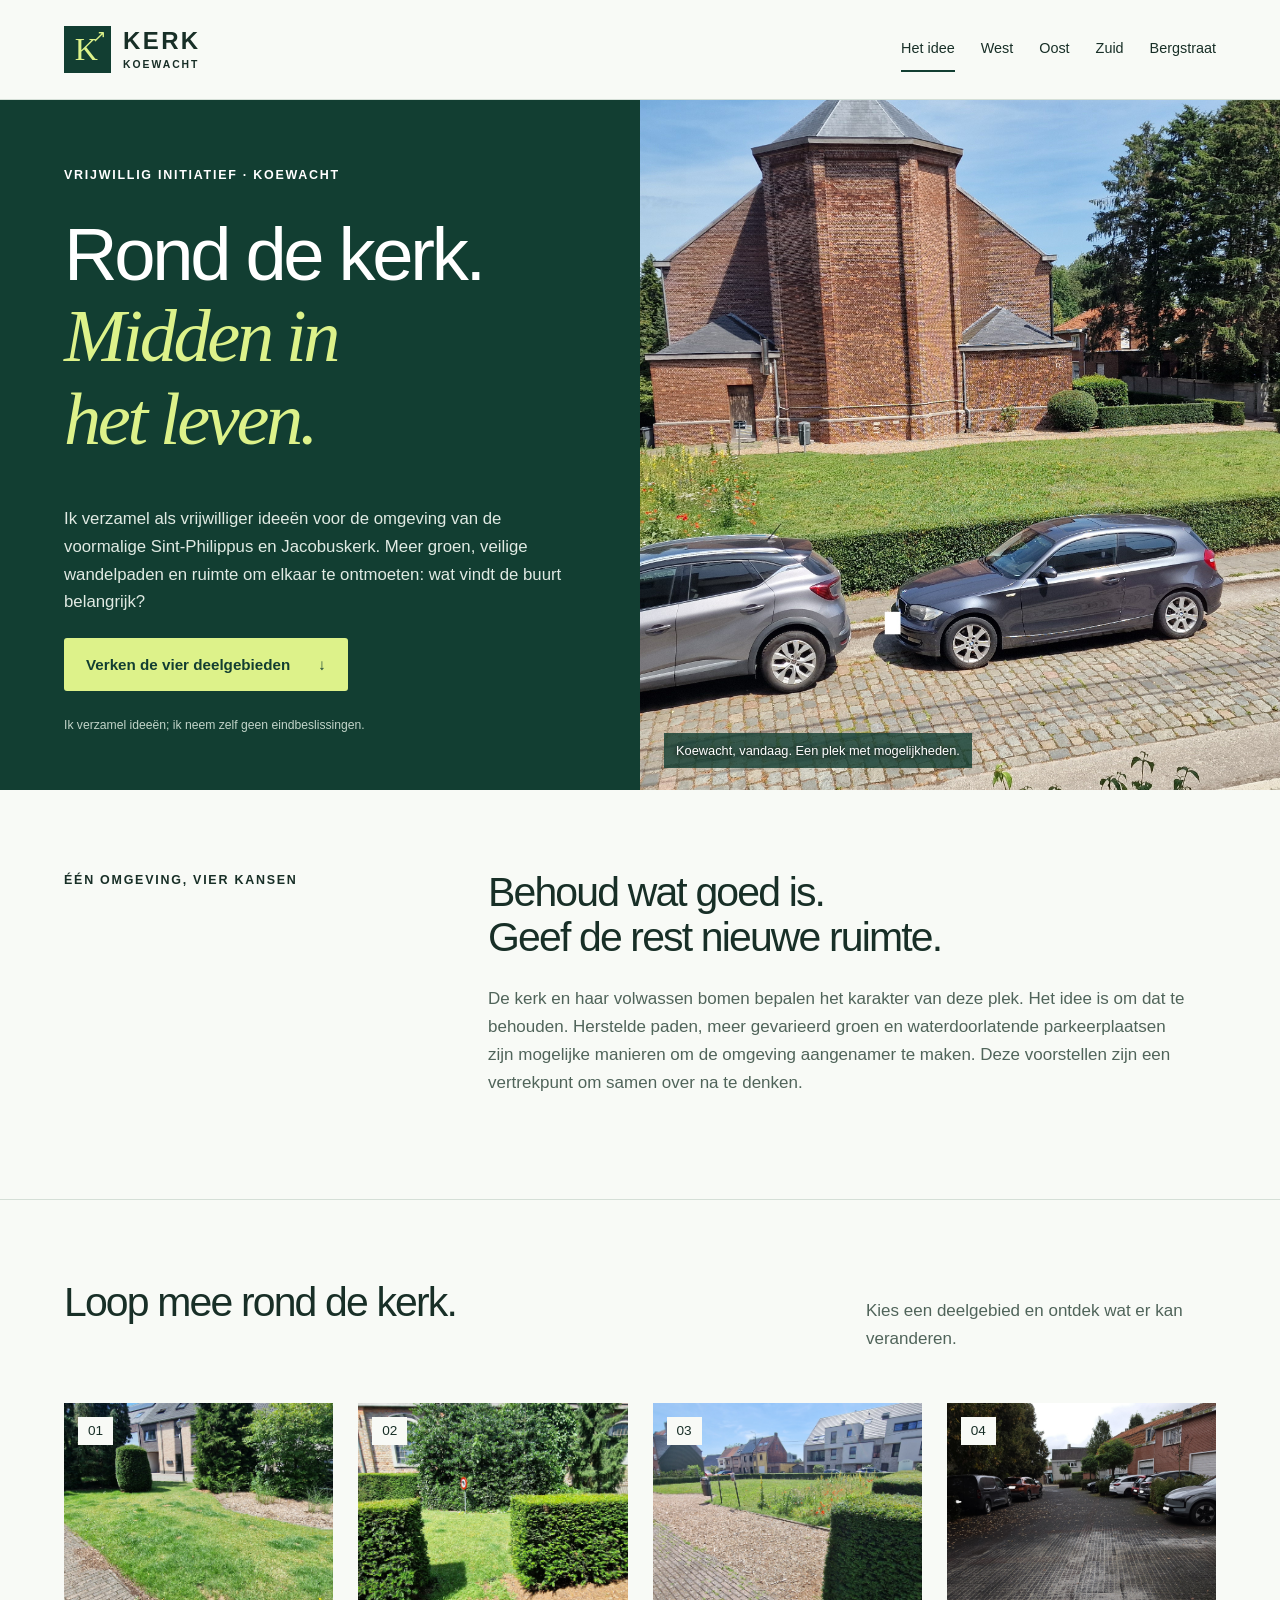
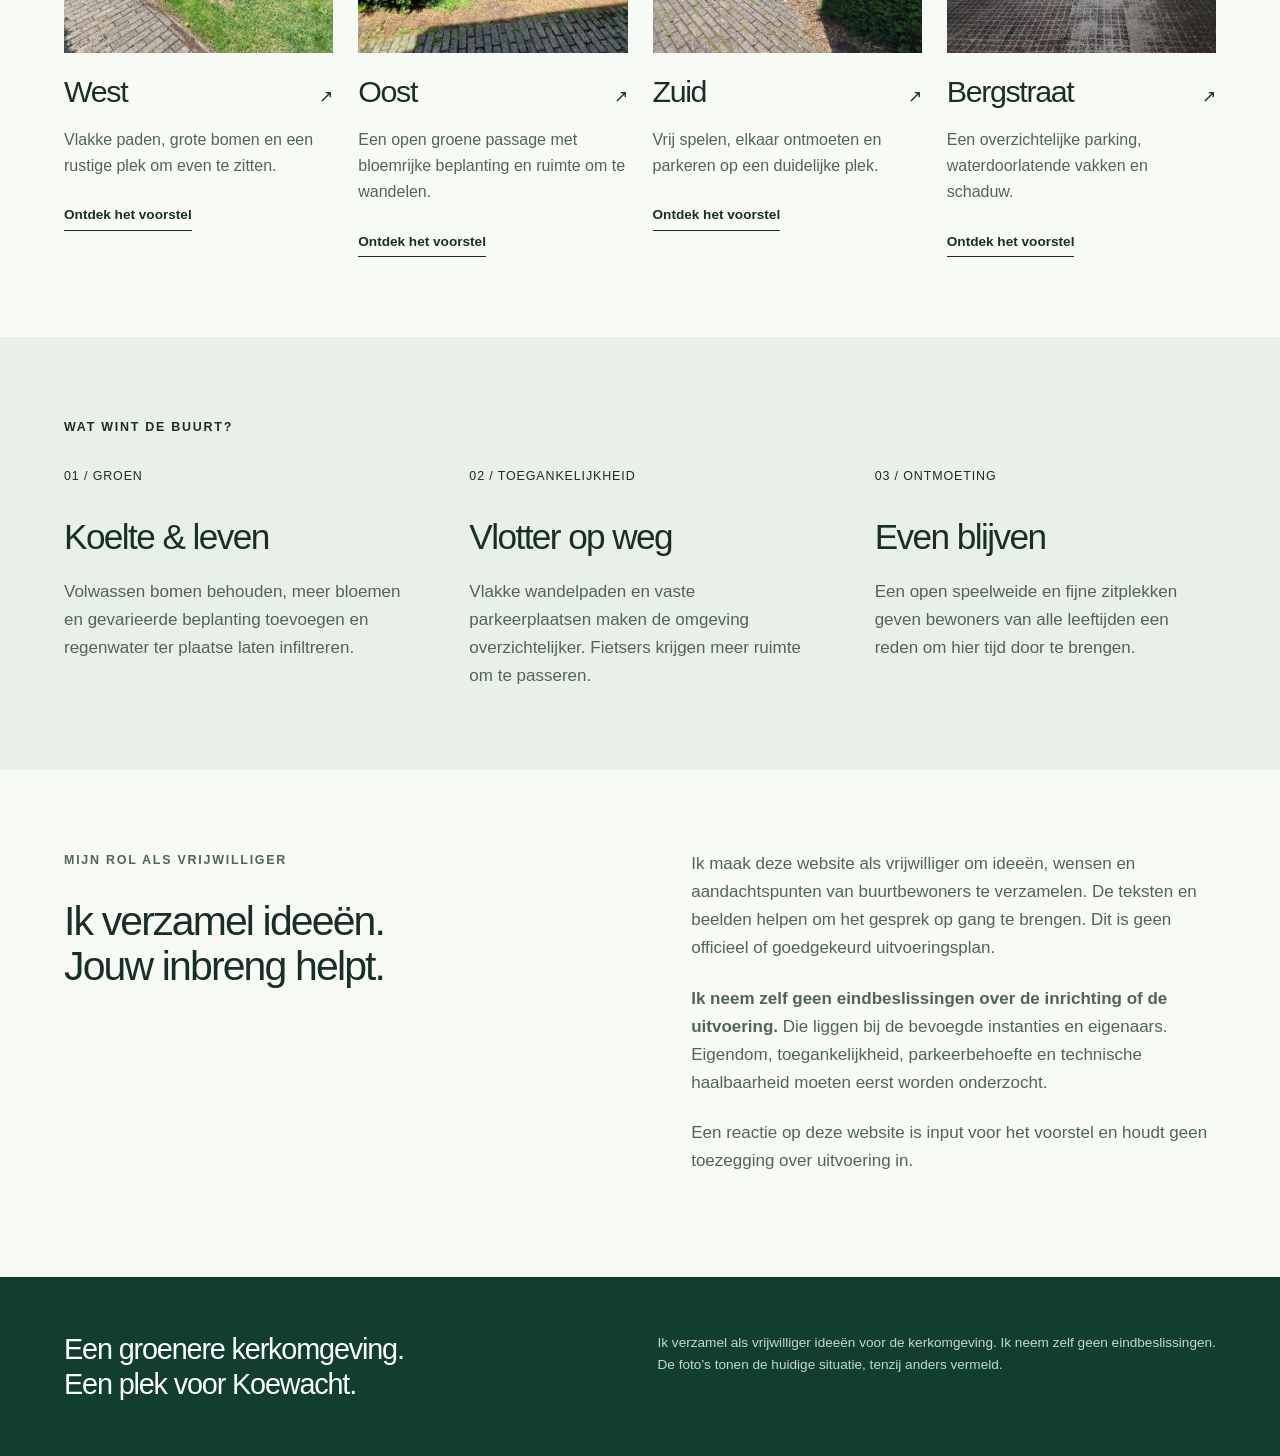
<file: index.html>
<!doctype html>
<html lang="nl-BE">
  <head>
    <meta charset="utf-8">
    <meta name="viewport" content="width=device-width, initial-scale=1">
    <meta name="description" content="Ontdek het buurtidee voor een groene, toegankelijke kerkomgeving in Koewacht. Vier deelgebieden, één samenhangend plan.">
    <meta name="theme-color" content="#123e32">
    <title>Meer groen rond de kerk · Kerk Koewacht</title>
    <link rel="icon" href="assets/images/favicon.svg" type="image/svg+xml">
    <link rel="stylesheet" href="assets/style.css">
    <script src="assets/config.js" defer></script>
    <script src="assets/site.js" defer></script>
  </head>
  <body><a class="skip" href="#inhoud">Naar inhoud</a>
    <header><a class="brand" href="index.html"><span class="brand-mark" aria-hidden="true">K<span>↗</span></span><span>KERK<span class="brand-sub">KOEWACHT</span></span></a><button class="menu-toggle" aria-expanded="false" aria-controls="navigation">Menu <span aria-hidden="true">☰</span></button>
      <nav id="navigation" aria-label="Hoofdnavigatie"><a href="index.html" aria-current="page">Het idee</a><a href="west.html">West</a><a href="oost.html">Oost</a><a href="zuid.html">Zuid</a><a href="bergstraat.html">Bergstraat</a><!-- Tijdelijk verborgen: <a href="contact.html">Denk mee</a> --></nav>
    </header>
    <main id="inhoud">
      <section class="hero">
        <div class="hero-copy">
          <p class="eyebrow">VRIJWILLIG INITIATIEF · KOEWACHT</p>
          <h1>Rond de kerk.<br><em>Midden in<br>het leven.</em></h1>
          <p>Ik verzamel als vrijwilliger ideeën voor de omgeving van de voormalige Sint-Philippus en Jacobuskerk. Meer groen, veilige wandelpaden en ruimte om elkaar te ontmoeten: wat vindt de buurt belangrijk?</p>
          <a class="button lime" href="#deelgebieden">Verken de vier deelgebieden <span>↓</span></a><span class="proposal">Ik verzamel ideeën; ik neem zelf geen eindbeslissingen.</span>
        </div>
        <figure class="hero-image"><img src="assets/images/area_south_1.jpg" alt="De kerk in Koewacht met gazon, hagen en geparkeerde auto’s aan de straat">
          <figcaption>Koewacht, vandaag. Een plek met mogelijkheden.</figcaption>
        </figure>
      </section>
      <section class="intro section">
        <p class="eyebrow">ÉÉN OMGEVING, VIER KANSEN</p>
        <div>
          <h2>Behoud wat goed is.<br>Geef de rest nieuwe ruimte.</h2>
          <p>De kerk en haar volwassen bomen bepalen het karakter van deze plek. Het idee is om dat te behouden. Herstelde paden, meer gevarieerd groen en waterdoorlatende parkeerplaatsen zijn mogelijke manieren om de omgeving aangenamer te maken. Deze voorstellen zijn een vertrekpunt om samen over na te denken.</p>
        </div>
      </section>
      <section class="section zones" id="deelgebieden">
        <div class="section-heading">
          <h2>Loop mee rond de kerk.</h2>
          <p>Kies een deelgebied en ontdek wat er kan veranderen.</p>
        </div>
        <div class="zone-grid"><a class="zone-card" href="west.html">
          <div class="card-image"><img src="assets/images/walkway_west_3.jpg" alt="Huidige omgeving aan de westzijde" loading="lazy"><span>01</span></div>
          <div class="card-title">
            <h3>West</h3>
            <span aria-hidden="true">↗</span>
          </div>
          <p>Vlakke paden, grote bomen en een rustige plek om even te zitten.</p>
          <span class="text-link">Ontdek het voorstel</span></a><a class="zone-card" href="oost.html">
          <div class="card-image"><img src="assets/images/area_east_4.jpg" alt="Huidige omgeving aan de oostzijde" loading="lazy"><span>02</span></div>
          <div class="card-title">
            <h3>Oost</h3>
            <span aria-hidden="true">↗</span>
          </div>
          <p>Een open groene passage met bloemrijke beplanting en ruimte om te wandelen.</p>
          <span class="text-link">Ontdek het voorstel</span></a><a class="zone-card" href="zuid.html">
          <div class="card-image"><img src="assets/images/area_south_2.jpg" alt="Huidige omgeving aan de zuidzijde" loading="lazy"><span>03</span></div>
          <div class="card-title">
            <h3>Zuid</h3>
            <span aria-hidden="true">↗</span>
          </div>
          <p>Vrij spelen, elkaar ontmoeten en parkeren op een duidelijke plek.</p>
          <span class="text-link">Ontdek het voorstel</span></a><a class="zone-card" href="bergstraat.html">
          <div class="card-image"><img src="assets/images/bergstraat.jpg" alt="Huidige omgeving aan de bergstraatzijde" loading="lazy"><span>04</span></div>
          <div class="card-title">
            <h3>Bergstraat</h3>
            <span aria-hidden="true">↗</span>
          </div>
          <p>Een overzichtelijke parking, waterdoorlatende vakken en schaduw.</p>
          <span class="text-link">Ontdek het voorstel</span></a>
        </div>
      </section>
      <section class="benefits section">
        <p class="eyebrow">WAT WINT DE BUURT?</p>
        <div class="benefit-grid">
          <article><span>01 / GROEN</span>
            <h2>Koelte & leven</h2>
            <p>Volwassen bomen behouden, meer bloemen en gevarieerde beplanting toevoegen en regenwater ter plaatse laten infiltreren.</p>
          </article>
          <article><span>02 / TOEGANKELIJKHEID</span>
            <h2>Vlotter op weg</h2>
            <p>Vlakke wandelpaden en vaste parkeerplaatsen maken de omgeving overzichtelijker. Fietsers krijgen meer ruimte om te passeren.</p>
          </article>
          <article><span>03 / ONTMOETING</span>
            <h2>Even blijven</h2>
            <p>Een open speelweide en fijne zitplekken geven bewoners van alle leeftijden een reden om hier tijd door te brengen.</p>
          </article>
        </div>
      </section>
      <section class="section practical">
        <div>
          <p class="eyebrow">MIJN ROL ALS VRIJWILLIGER</p>
          <h2>Ik verzamel ideeën.<br>Jouw inbreng helpt.</h2>
        </div>
        <div>
          <p>Ik maak deze website als vrijwilliger om ideeën, wensen en aandachtspunten van buurtbewoners te verzamelen. De teksten en beelden helpen om het gesprek op gang te brengen. Dit is geen officieel of goedgekeurd uitvoeringsplan.</p>
          <p><strong>Ik neem zelf geen eindbeslissingen over de inrichting of de uitvoering.</strong> Die liggen bij de bevoegde instanties en eigenaars. Eigendom, toegankelijkheid, parkeerbehoefte en technische haalbaarheid moeten eerst worden onderzocht.</p>
          <p>Een reactie op deze website is input voor het voorstel en houdt geen toezegging over uitvoering in.</p>
          <!-- Tijdelijk verborgen: <a class="text-link" href="contact.html">Deel je vraag of idee ↗</a> -->
        </div>
      </section>
    </main>
    <footer><a class="footer-brand" href="index.html">Een groenere kerkomgeving.<br>Een plek voor Koewacht.</a>
      <p>Ik verzamel als vrijwilliger ideeën voor de kerkomgeving. Ik neem zelf geen eindbeslissingen.<br>De foto’s tonen de huidige situatie, tenzij anders vermeld.</p>
      <!-- Tijdelijk verborgen: <a href="contact.html">Vragen of ideeën? Neem contact op ↗</a> -->
    </footer>
  </body>
</html>
</file>
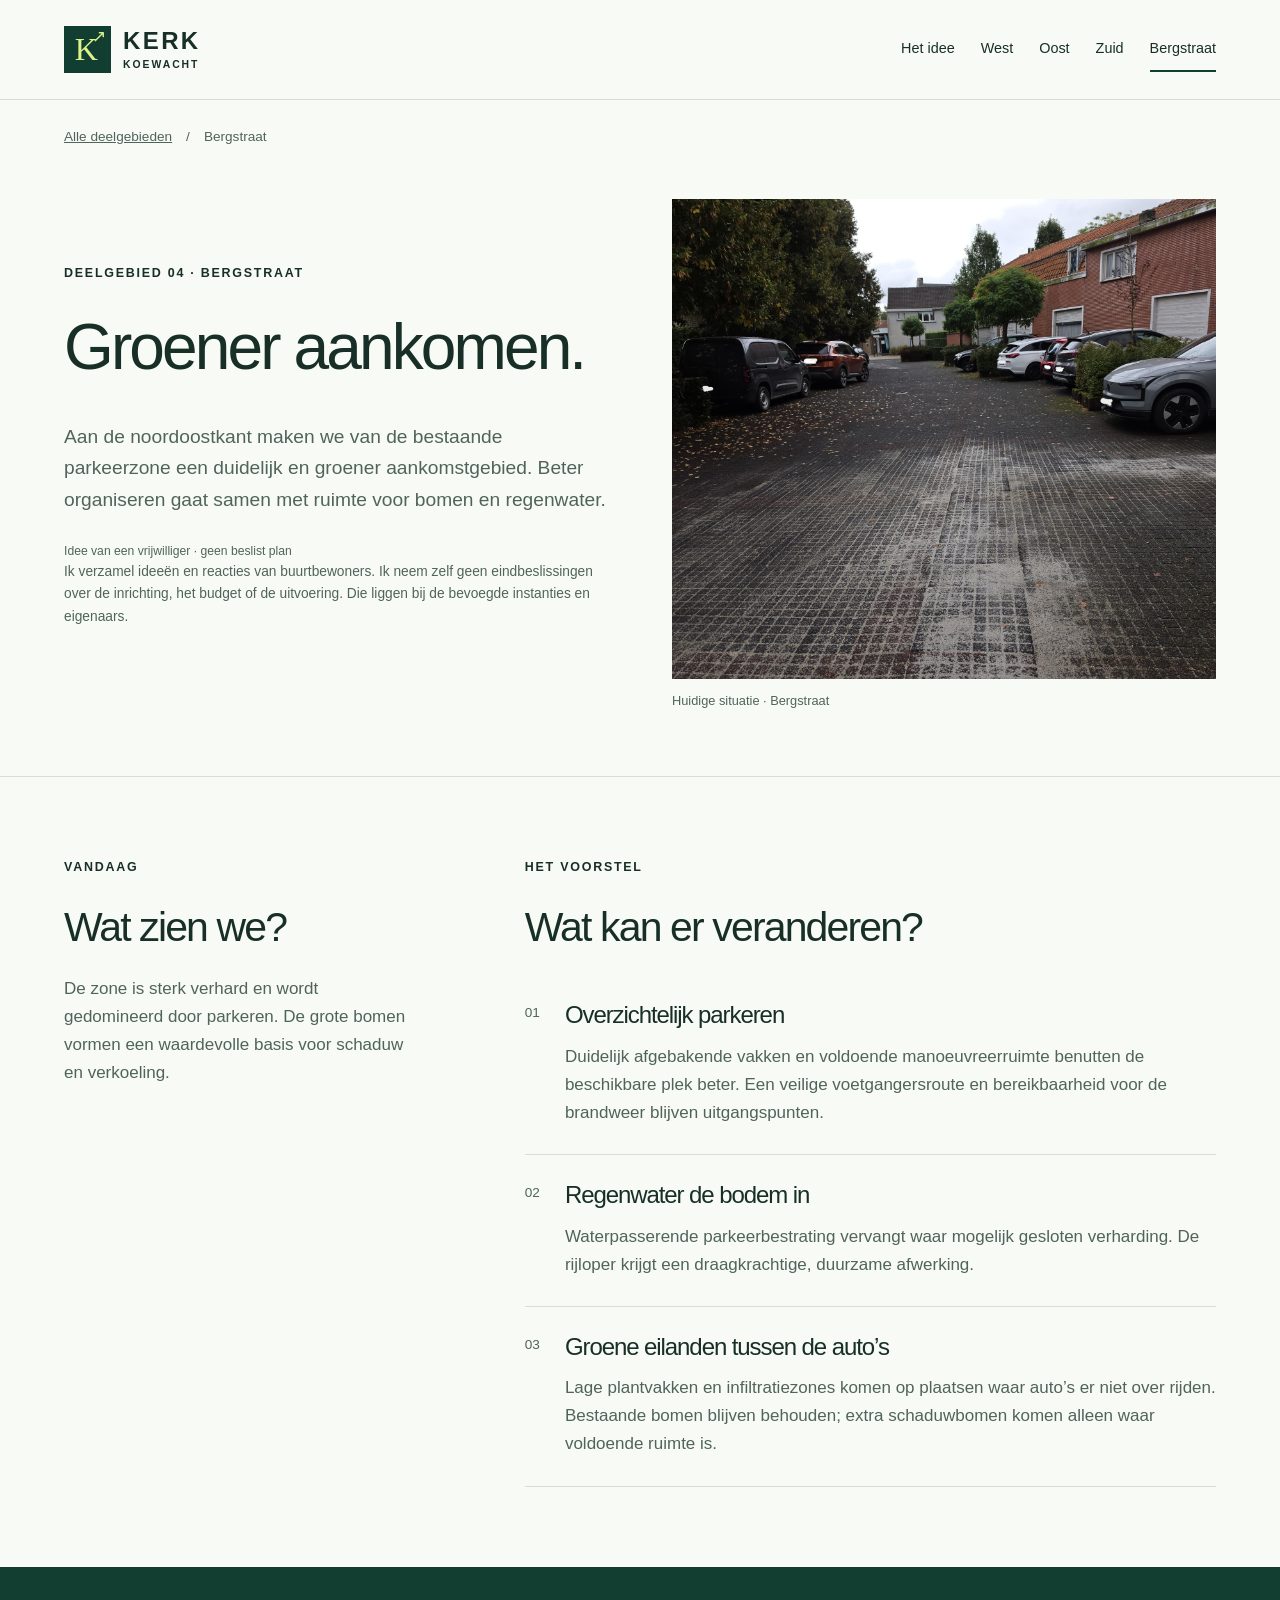
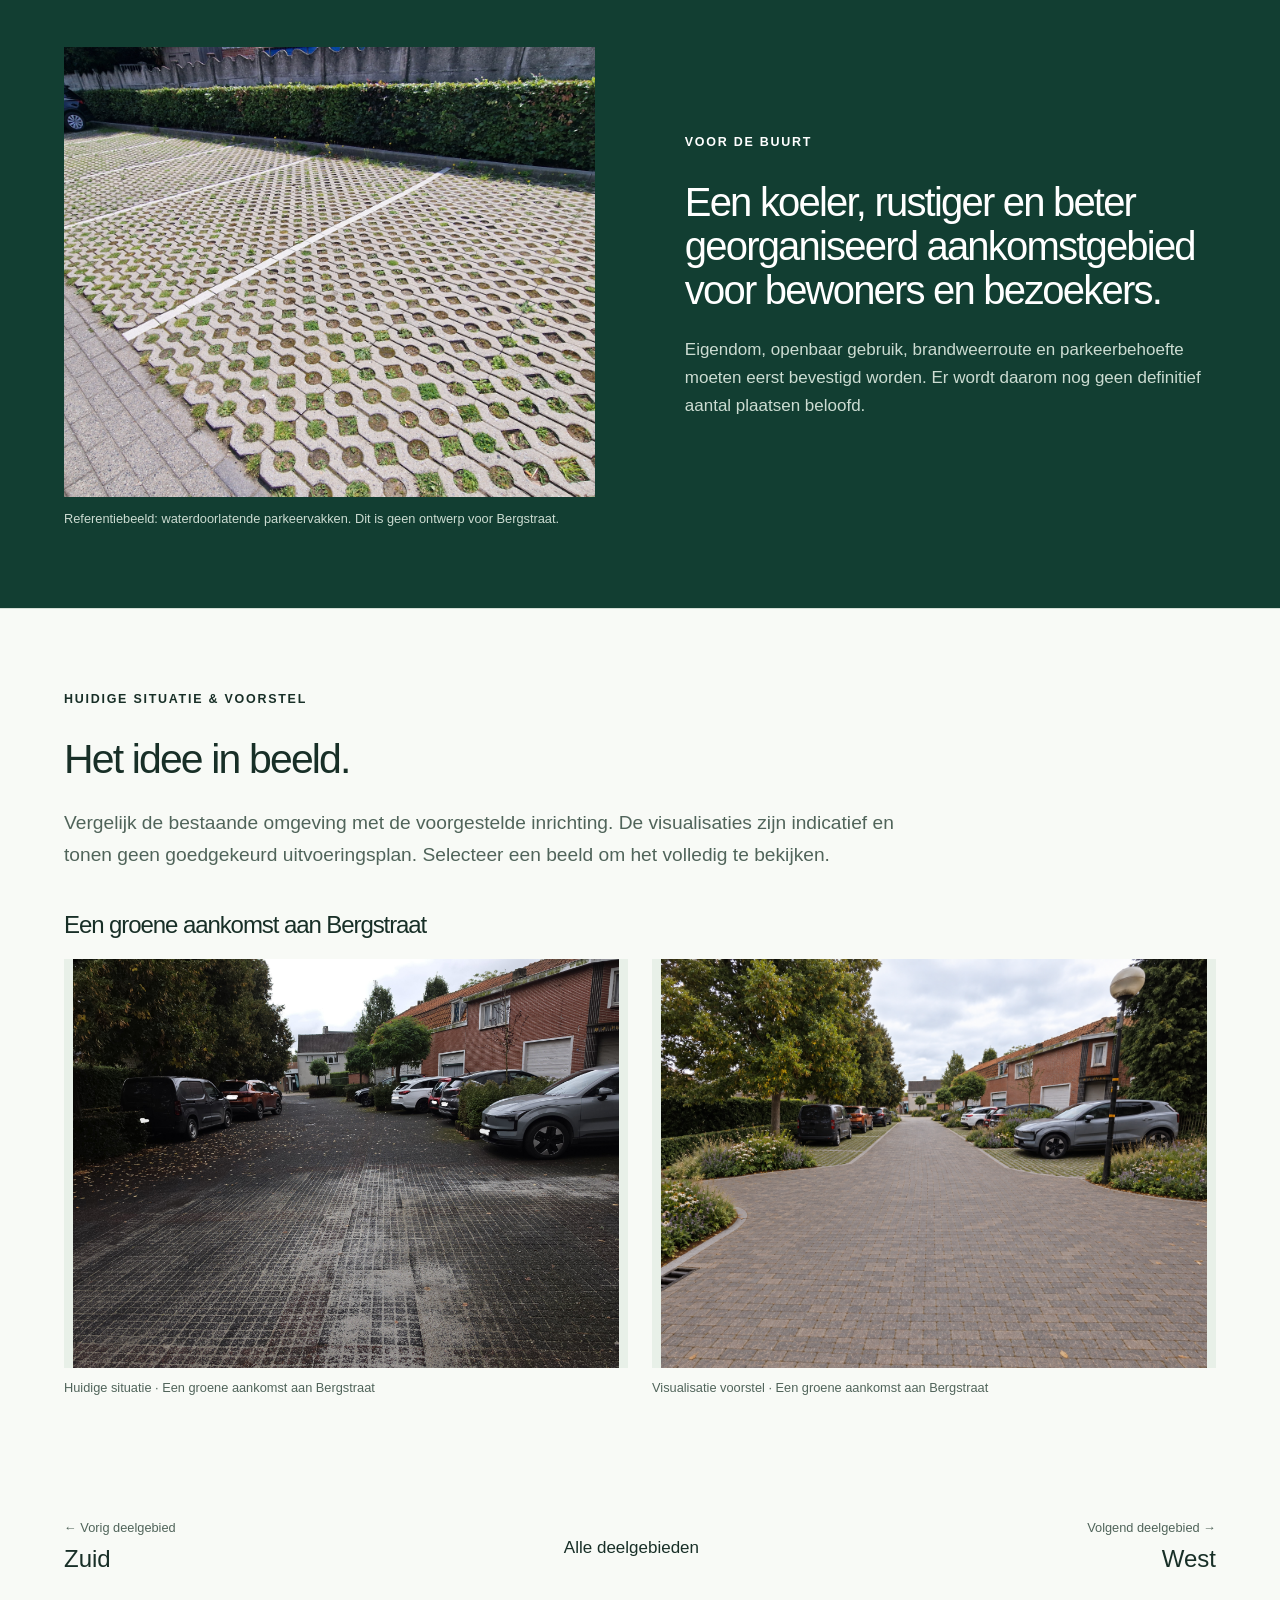
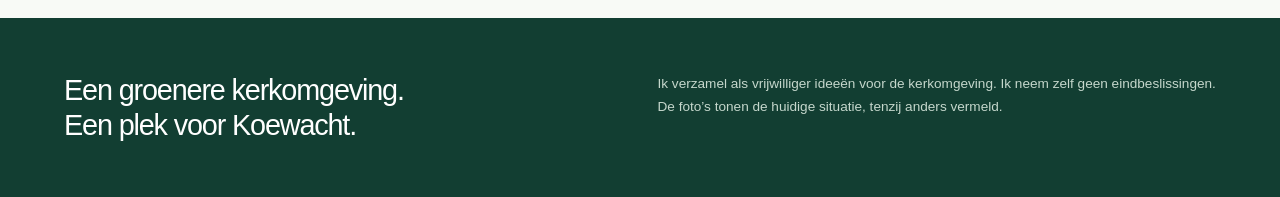
<file: bergstraat.html>
<!doctype html>
<html lang="nl-BE">
  <head>
    <meta charset="utf-8">
    <meta name="viewport" content="width=device-width, initial-scale=1">
    <meta name="description" content="Een overzichtelijke parking, waterdoorlatende vakken en schaduw.">
    <meta name="theme-color" content="#123e32">
    <title>Bergstraat · Kerk Koewacht</title>
    <link rel="icon" href="assets/images/favicon.svg" type="image/svg+xml">
    <link rel="stylesheet" href="assets/style.css">
    <script src="assets/config.js" defer>
    </script>
    <script src="assets/site.js" defer>
    </script>
  </head>
  <body>
    <a class="skip" href="#inhoud">Naar inhoud</a>
    <header>
      <a class="brand" href="index.html">
      <span class="brand-mark" aria-hidden="true">K<span>↗</span>
      </span>
      <span>KERK<span class="brand-sub">KOEWACHT</span>
      </span>
      </a>
      <button class="menu-toggle" aria-expanded="false" aria-controls="navigation">Menu <span aria-hidden="true">☰</span>
      </button>
      <nav id="navigation" aria-label="Hoofdnavigatie">
        <a href="index.html">Het idee</a>
        <a href="west.html">West</a>
        <a href="oost.html">Oost</a>
        <a href="zuid.html">Zuid</a>
        <a href="bergstraat.html" aria-current="page">Bergstraat</a>

        <!-- Tijdelijk verborgen: <a href="contact.html">Denk mee</a> -->

      </nav>
    </header>
    <main id="inhoud">
      <div class="breadcrumb">
        <a href="index.html#deelgebieden">Alle deelgebieden</a>
        <span>/</span>Bergstraat</div>
      <section class="detail-hero">
        <div>
          <p class="eyebrow">DEELGEBIED 04 · BERGSTRAAT</p>
          <h1>Groener aankomen.</h1>
          <p class="lead">Aan de noordoostkant maken we van de bestaande parkeerzone een duidelijk en groener aankomstgebied. Beter organiseren gaat samen met ruimte voor bomen en regenwater.</p>
          <span class="proposal dark">Idee van een vrijwilliger · geen beslist plan</span>
          <p class="small">Ik verzamel ideeën en reacties van buurtbewoners. Ik neem zelf geen eindbeslissingen over de inrichting, het budget of de uitvoering. Die liggen bij de bevoegde instanties en eigenaars.</p>
        </div>
        <figure>
          <img src="assets/images/bergstraat.jpg" alt="Huidige situatie in deelgebied Bergstraat">
          <figcaption>Huidige situatie · Bergstraat</figcaption>
        </figure>
      </section>
      <section class="section detail-content">
        <aside>
          <p class="eyebrow">VANDAAG</p>
          <h2>Wat zien we?</h2>
          <p>De zone is sterk verhard en wordt gedomineerd door parkeren. De grote bomen vormen een waardevolle basis voor schaduw en verkoeling.</p>
        </aside>
        <div>
          <p class="eyebrow">HET VOORSTEL</p>
          <h2>Wat kan er veranderen?</h2>
          <article class="intervention">
            <span>01</span>
            <div>
              <h3>Overzichtelijk parkeren</h3>
              <p>Duidelijk afgebakende vakken en voldoende manoeuvreerruimte benutten de beschikbare plek beter. Een veilige voetgangersroute en bereikbaarheid voor de brandweer blijven uitgangspunten.</p>
            </div>
          </article>
          <article class="intervention">
            <span>02</span>
            <div>
              <h3>Regenwater de bodem in</h3>
              <p>Waterpasserende parkeerbestrating vervangt waar mogelijk gesloten verharding. De rijloper krijgt een draagkrachtige, duurzame afwerking.</p>
            </div>
          </article>
          <article class="intervention">
            <span>03</span>
            <div>
              <h3>Groene eilanden tussen de auto’s</h3>
              <p>Lage plantvakken en infiltratiezones komen op plaatsen waar auto’s er niet over rijden. Bestaande bomen blijven behouden; extra schaduwbomen komen alleen waar voldoende ruimte is.</p>
            </div>
          </article>
        </div>
      </section>
      <section class="section result">
        <figure>
          <img src="assets/images/example_parking.jpg" alt="Referentiebeeld: waterdoorlatende parkeervakken. Dit is geen ontwerp voor Bergstraat." loading="lazy">
          <figcaption>Referentiebeeld: waterdoorlatende parkeervakken. Dit is geen ontwerp voor Bergstraat.</figcaption>
        </figure>
        <div>
          <p class="eyebrow">VOOR DE BUURT</p>
          <h2>Een koeler, rustiger en beter georganiseerd aankomstgebied voor bewoners en bezoekers.</h2>
          <p>Eigendom, openbaar gebruik, brandweerroute en parkeerbehoefte moeten eerst bevestigd worden. Er wordt daarom nog geen definitief aantal plaatsen beloofd.</p>

          <!-- Tijdelijk verborgen: <a class="button lime" href="contact.html?gebied=bergstraat">Denk mee over Bergstraat ↗</a> -->

        </div>
      </section>
      <section class="section image-gallery" aria-labelledby="beelden">
        <p class="eyebrow">HUIDIGE SITUATIE &amp; VOORSTEL</p>
        <h2 id="beelden">Het idee in beeld.</h2>
        <p class="lead">Vergelijk de bestaande omgeving met de voorgestelde inrichting. De visualisaties zijn indicatief en tonen geen goedgekeurd uitvoeringsplan. Selecteer een beeld om het volledig te bekijken.</p>
        <article class="image-comparison">
          <h3>Een groene aankomst aan Bergstraat</h3>
          <div class="image-grid">
            <figure>
              <a href="assets/images/bergstraat.jpg" aria-label="Huidige situatie · Een groene aankomst aan Bergstraat — bekijk op volledig formaat">
              <img src="assets/images/bergstraat.jpg" alt="Huidige situatie · Een groene aankomst aan Bergstraat" loading="lazy" decoding="async">
              </a>
              <figcaption>Huidige situatie · Een groene aankomst aan Bergstraat</figcaption>
            </figure>
            <figure>
              <a href="assets/images/bergstraat_render.png" aria-label="Visualisatie voorstel · Een groene aankomst aan Bergstraat — bekijk op volledig formaat">
              <img src="assets/images/bergstraat_render.png" alt="Visualisatie voorstel · Een groene aankomst aan Bergstraat" loading="lazy" decoding="async">
              </a>
              <figcaption>Visualisatie voorstel · Een groene aankomst aan Bergstraat</figcaption>
            </figure>
          </div>
        </article>
      </section>
      <nav class="section next-zones" aria-label="Andere deelgebieden">
        <a href="zuid.html">
        <span>← Vorig deelgebied</span>
        <strong>Zuid</strong>
        </a>
        <a href="index.html#deelgebieden">Alle deelgebieden</a>
        <a href="west.html">
        <span>Volgend deelgebied →</span>
        <strong>West</strong>
        </a>
      </nav>
    </main>
    <footer>
      <a class="footer-brand" href="index.html">Een groenere kerkomgeving.<br>Een plek voor Koewacht.</a>
      <p>Ik verzamel als vrijwilliger ideeën voor de kerkomgeving. Ik neem zelf geen eindbeslissingen.<br>De foto’s tonen de huidige situatie, tenzij anders vermeld.</p>

      <!-- Tijdelijk verborgen: <a href="contact.html">Vragen of ideeën? Neem contact op ↗</a> -->

    </footer>
  </body>
</html>
</file>
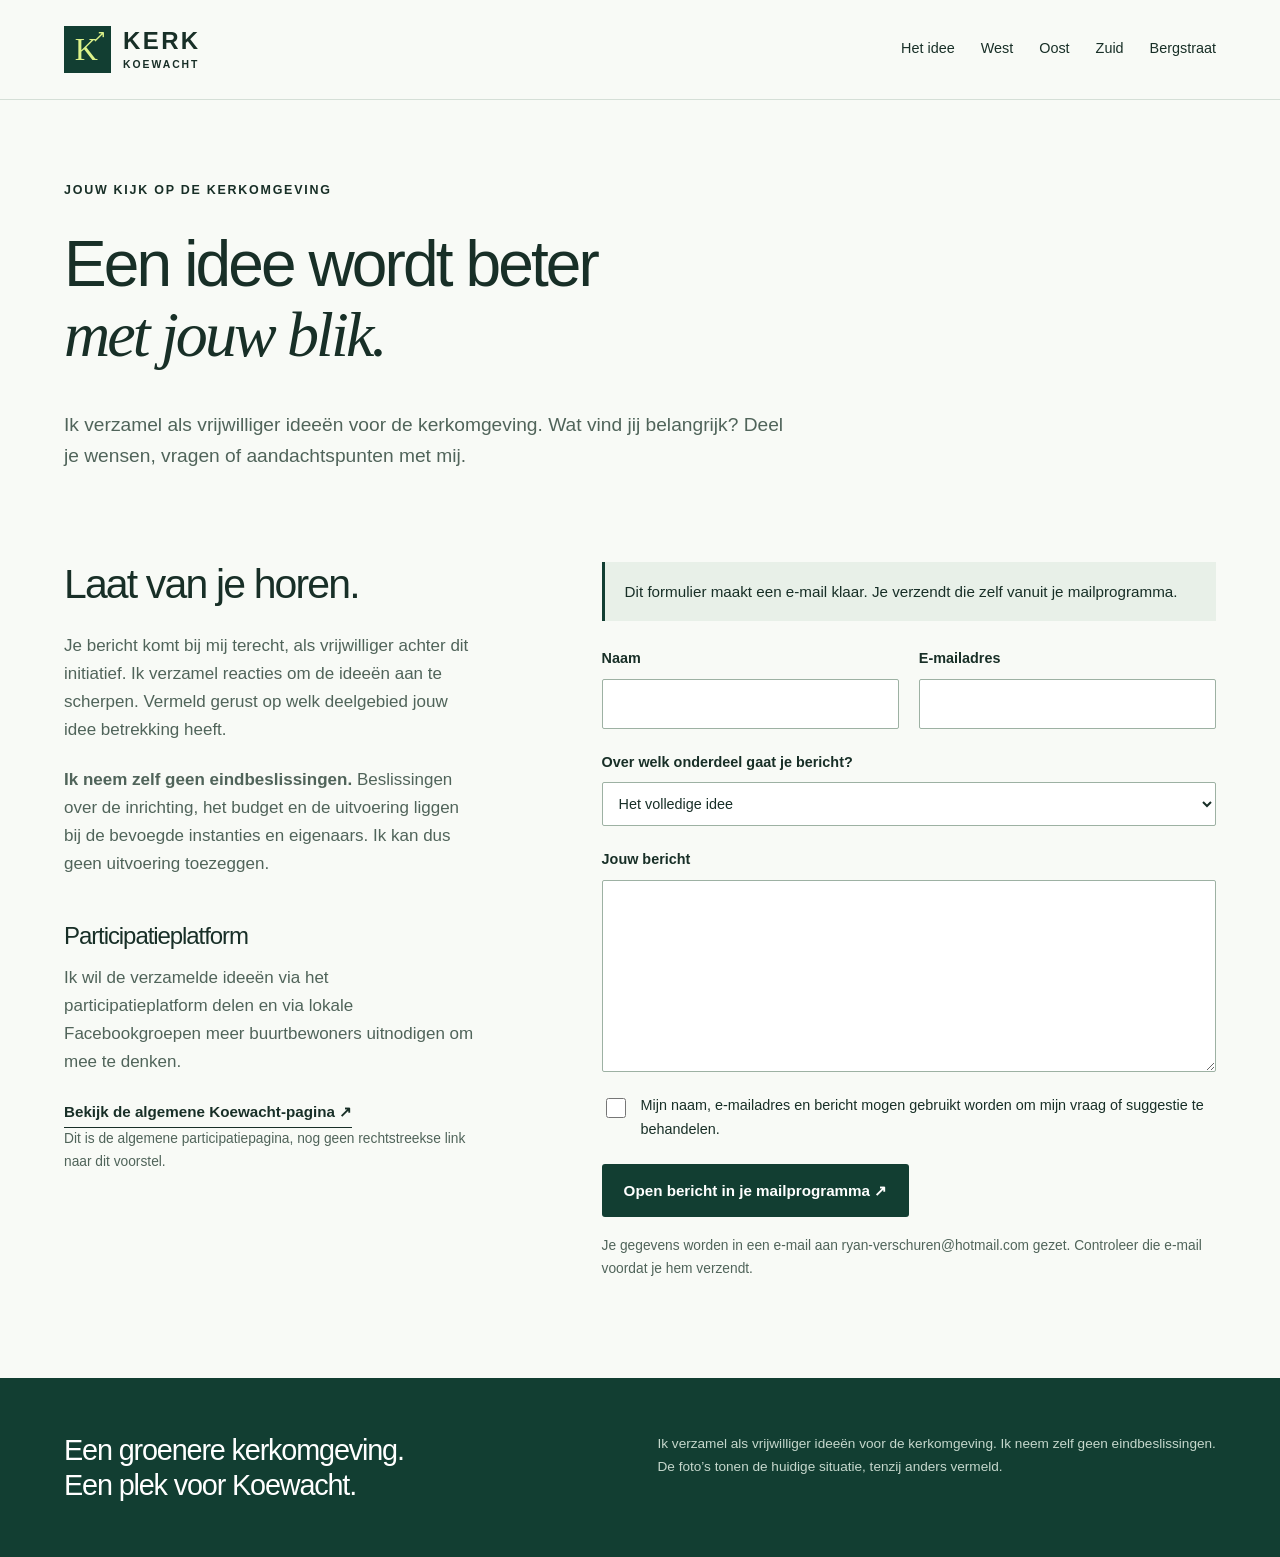
<file: contact.html>
<!doctype html>
<html lang="nl-BE">
  <head>
    <meta charset="utf-8">
    <meta name="viewport" content="width=device-width, initial-scale=1">
    <meta name="description" content="Een vraag, suggestie of aandachtspunt over het buurtidee voor de kerkomgeving? Laat het weten.">
    <meta name="theme-color" content="#123e32">
    <title>Denk mee · Kerk Koewacht</title>
    <link rel="icon" href="assets/images/favicon.svg" type="image/svg+xml">
    <link rel="stylesheet" href="assets/style.css">
    <script src="assets/config.js" defer>
    </script>
    <script src="assets/site.js" defer>
    </script>
  </head>
  <body>
    <a class="skip" href="#inhoud">Naar inhoud</a>
    <header>
      <a class="brand" href="index.html">
      <span class="brand-mark" aria-hidden="true">K<span>↗</span>
      </span>
      <span>KERK<span class="brand-sub">KOEWACHT</span>
      </span>
      </a>
      <button class="menu-toggle" aria-expanded="false" aria-controls="navigation">Menu <span aria-hidden="true">☰</span>
      </button>
      <nav id="navigation" aria-label="Hoofdnavigatie">
        <a href="index.html">Het idee</a>
        <a href="west.html">West</a>
        <a href="oost.html">Oost</a>
        <a href="zuid.html">Zuid</a>
        <a href="bergstraat.html">Bergstraat</a>
        <!-- Tijdelijk verborgen: <a href="contact.html" aria-current="page">Denk mee</a> -->
      </nav>
    </header>
    <main id="inhoud">
      <section class="section contact-heading">
        <p class="eyebrow">JOUW KIJK OP DE KERKOMGEVING</p>
        <h1>Een idee wordt beter<br>
          <em>met jouw blik.</em>
        </h1>
        <p class="lead">Ik verzamel als vrijwilliger ideeën voor de kerkomgeving. Wat vind jij belangrijk? Deel je wensen, vragen of aandachtspunten met mij.</p>
      </section>
      <section class="section contact-layout">
        <aside>
          <h2>Laat van je horen.</h2>
          <p>Je bericht komt bij mij terecht, als vrijwilliger achter dit initiatief. Ik verzamel reacties om de ideeën aan te scherpen. Vermeld gerust op welk deelgebied jouw idee betrekking heeft.</p>
          <p>
            <strong>Ik neem zelf geen eindbeslissingen.</strong> Beslissingen over de inrichting, het budget en de uitvoering liggen bij de bevoegde instanties en eigenaars. Ik kan dus geen uitvoering toezeggen.</p>
          <h3>Participatieplatform</h3>
          <p>Ik wil de verzamelde ideeën via het participatieplatform delen en via lokale Facebookgroepen meer buurtbewoners uitnodigen om mee te denken.</p>
          <a class="text-link" href="https://denkmee.lokeren.be/nl-BE/projects/15-000-euro-voor-koewacht">Bekijk de algemene Koewacht-pagina ↗</a>
          <p class="small">Dit is de algemene participatiepagina, nog geen rechtstreekse link naar dit voorstel.</p>
        </aside>
        <form id="contact-form">
          <div class="notice" id="form-notice" role="status">Dit formulier maakt een e-mail klaar. Je verzendt die zelf vanuit je mailprogramma.</div>
          <noscript>
          <p>JavaScript is nodig om dit formulier te gebruiken. Je kunt ook rechtstreeks mailen naar <a href="mailto:ryan-verschuren@hotmail.com">ryan-verschuren@hotmail.com</a>.</p>
          </noscript>
          <div class="form-row">
            <label>Naam<input name="name" autocomplete="name" maxlength="100" required>
            </label>
            <label>E-mailadres<input type="email" name="email" autocomplete="email" maxlength="254" required>
            </label>
          </div>
          <label>Over welk onderdeel gaat je bericht?<select name="gebied">
              <option value="algemeen">Het volledige idee</option>
              <option value="west">West</option>
              <option value="oost">Oost</option>
              <option value="zuid">Zuid</option>
              <option value="bergstraat">Bergstraat</option>
            </select>
          </label>
          <label>Jouw bericht<textarea name="message" rows="7" minlength="10" maxlength="5000" required placeholder="Vertel me wat je graag wil delen…">
            </textarea>
          </label>
          <div class="honeypot" aria-hidden="true">
            <label>Laat dit leeg<input name="_gotcha" tabindex="-1" autocomplete="off">
            </label>
          </div>
          <label class="consent">
            <input type="checkbox" name="consent" required>
            <span>Mijn naam, e-mailadres en bericht mogen gebruikt worden om mijn vraag of suggestie te behandelen.</span>
          </label>
          <button class="button green" id="send-button" type="submit" disabled>Open bericht in je mailprogramma <span>↗</span>
          </button>
          <p class="small" id="privacy-note">Je gegevens worden in een e-mail aan ryan-verschuren@hotmail.com gezet. Controleer die e-mail voordat je hem verzendt.</p>
        </form>
      </section>
    </main>
    <footer>
      <a class="footer-brand" href="index.html">Een groenere kerkomgeving.<br>Een plek voor Koewacht.</a>
      <p>Ik verzamel als vrijwilliger ideeën voor de kerkomgeving. Ik neem zelf geen eindbeslissingen.<br>De foto’s tonen de huidige situatie, tenzij anders vermeld.</p>
      <!-- Tijdelijk verborgen: <a href="contact.html">Vragen of ideeën? Neem contact op ↗</a> -->
    </footer>
  </body>
</html>
</file>
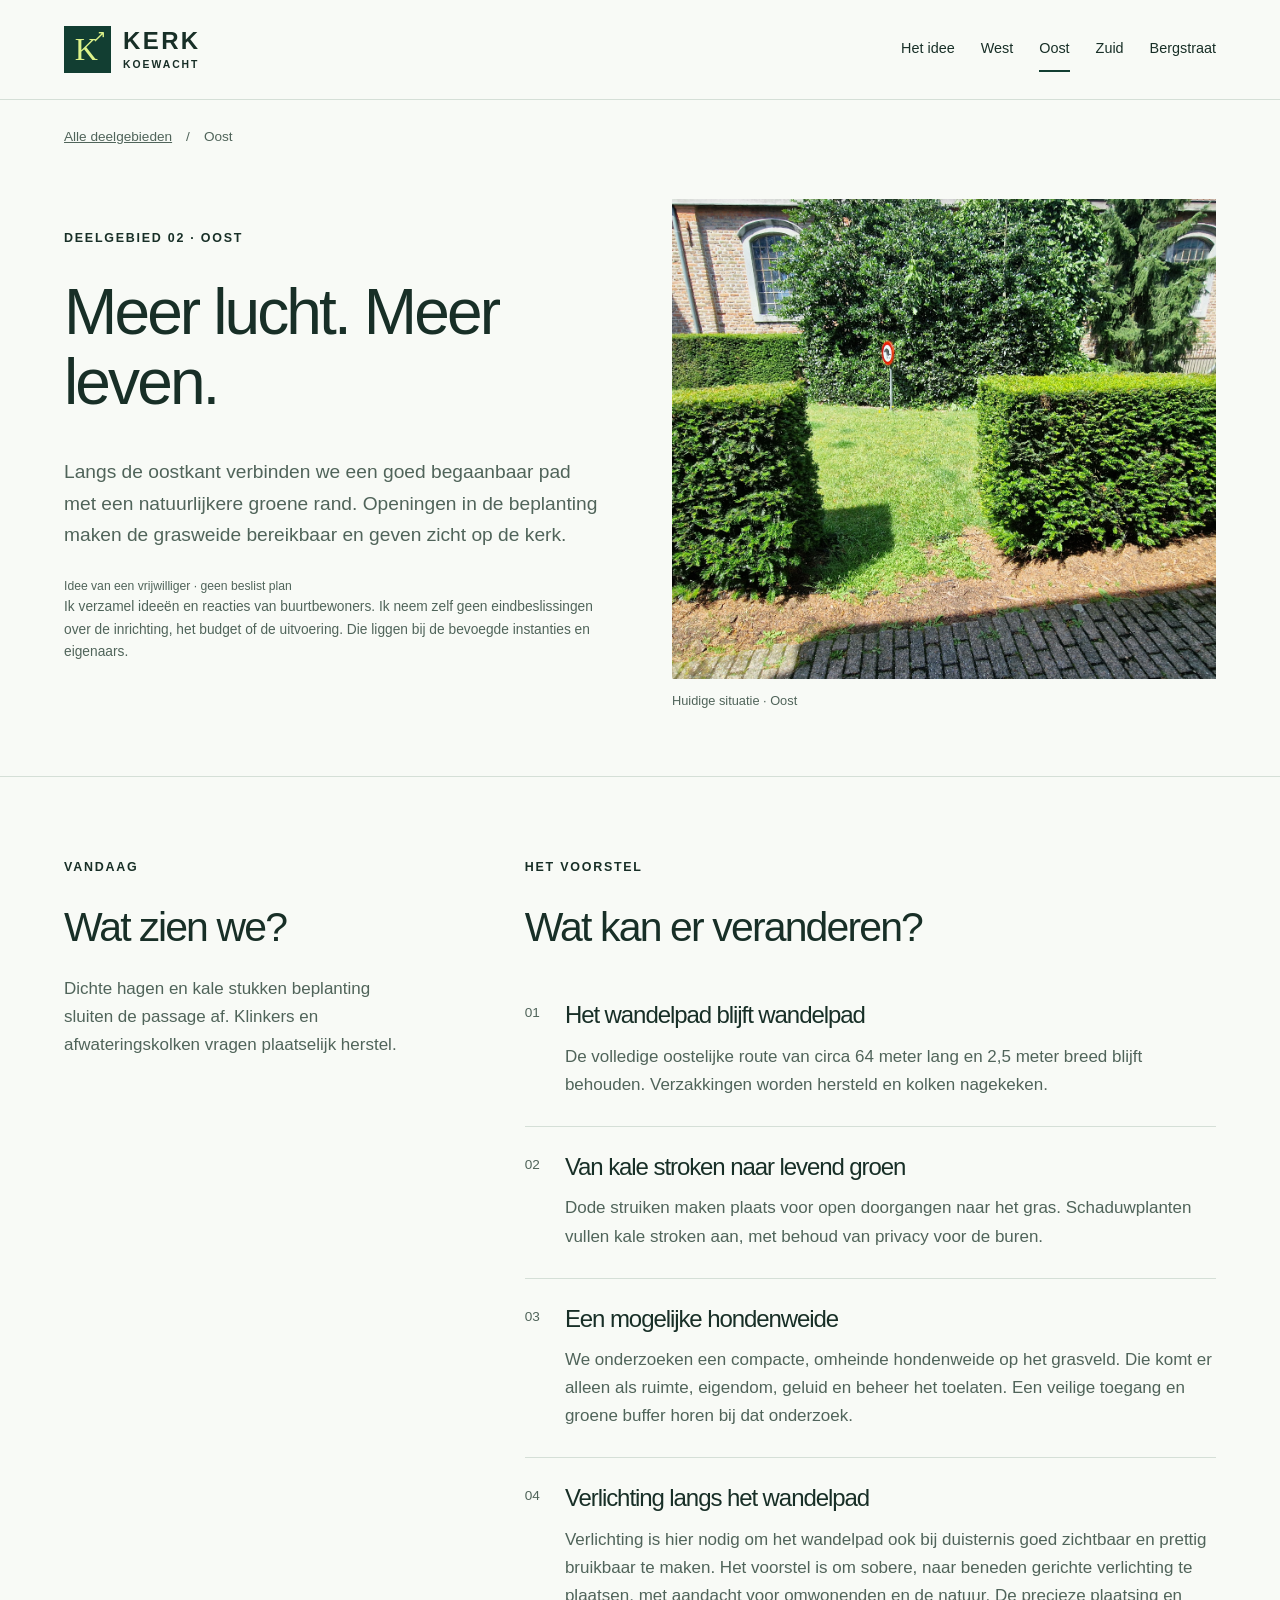
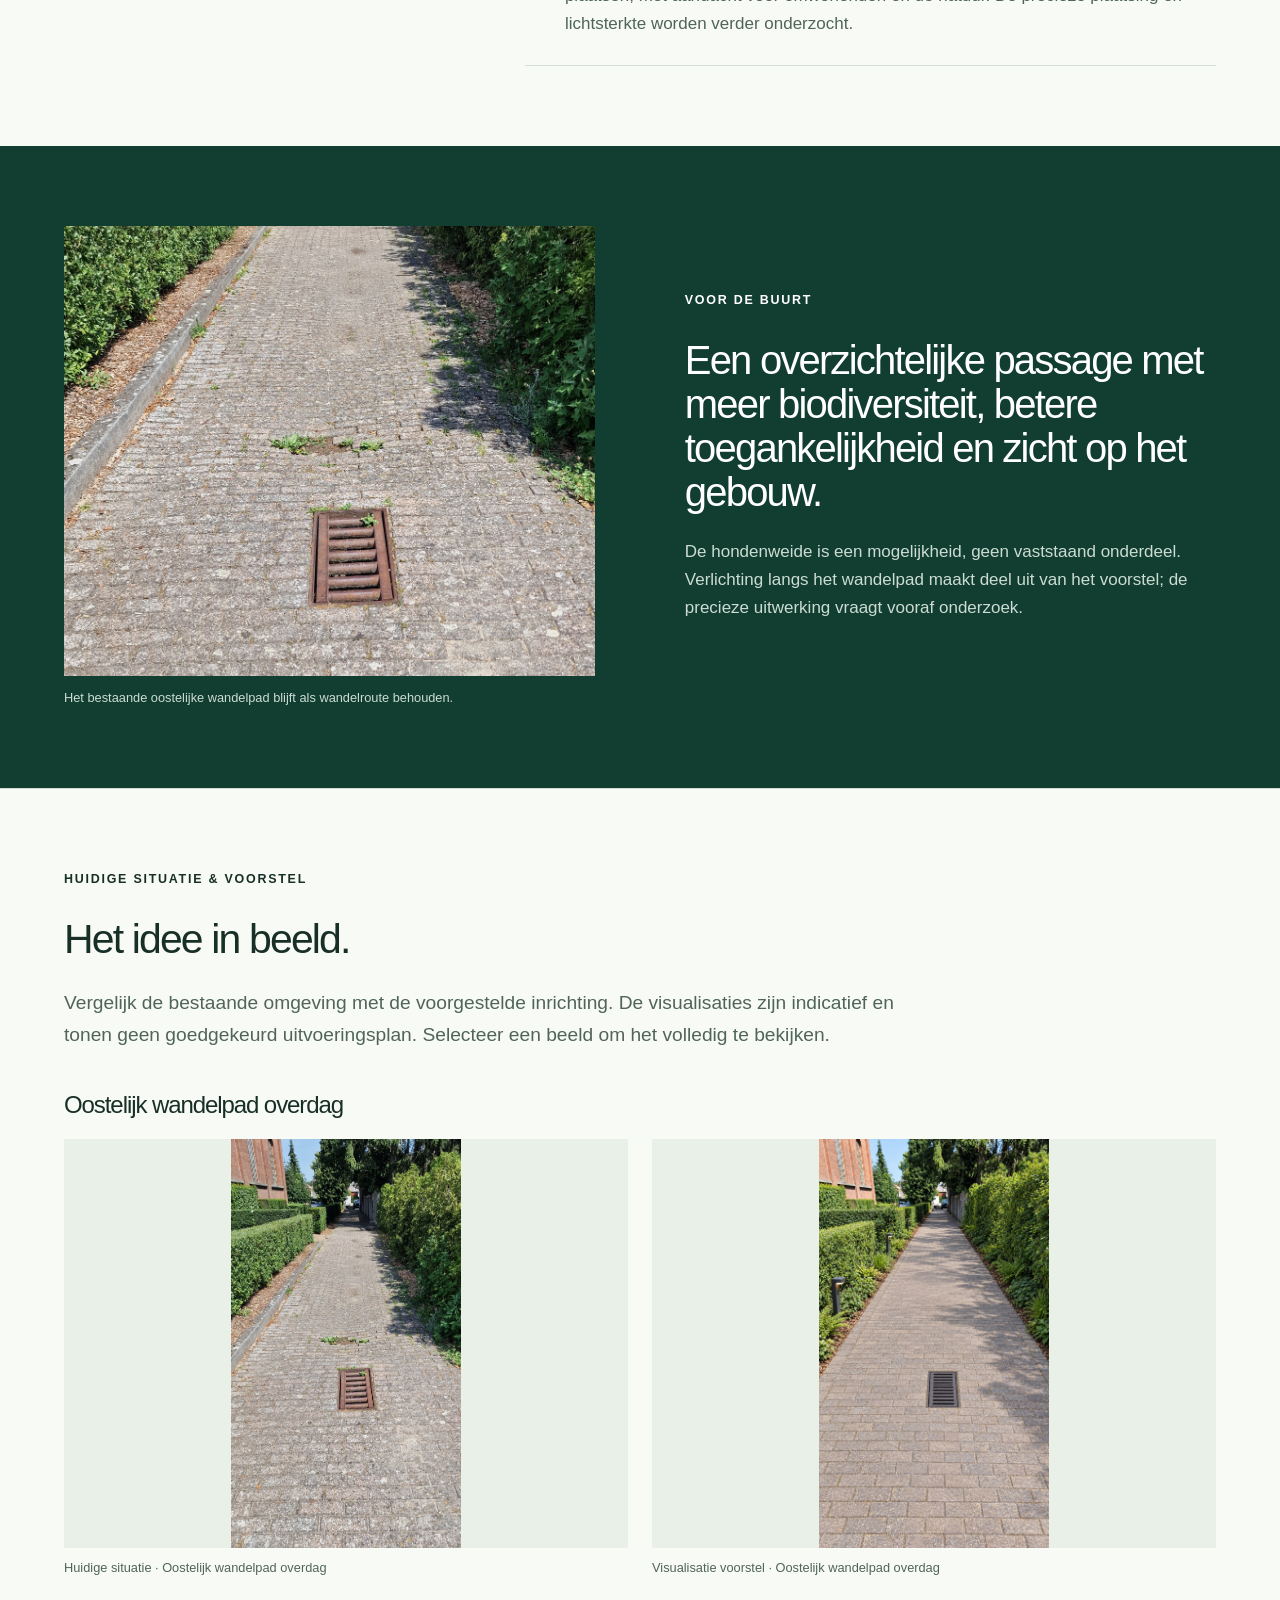
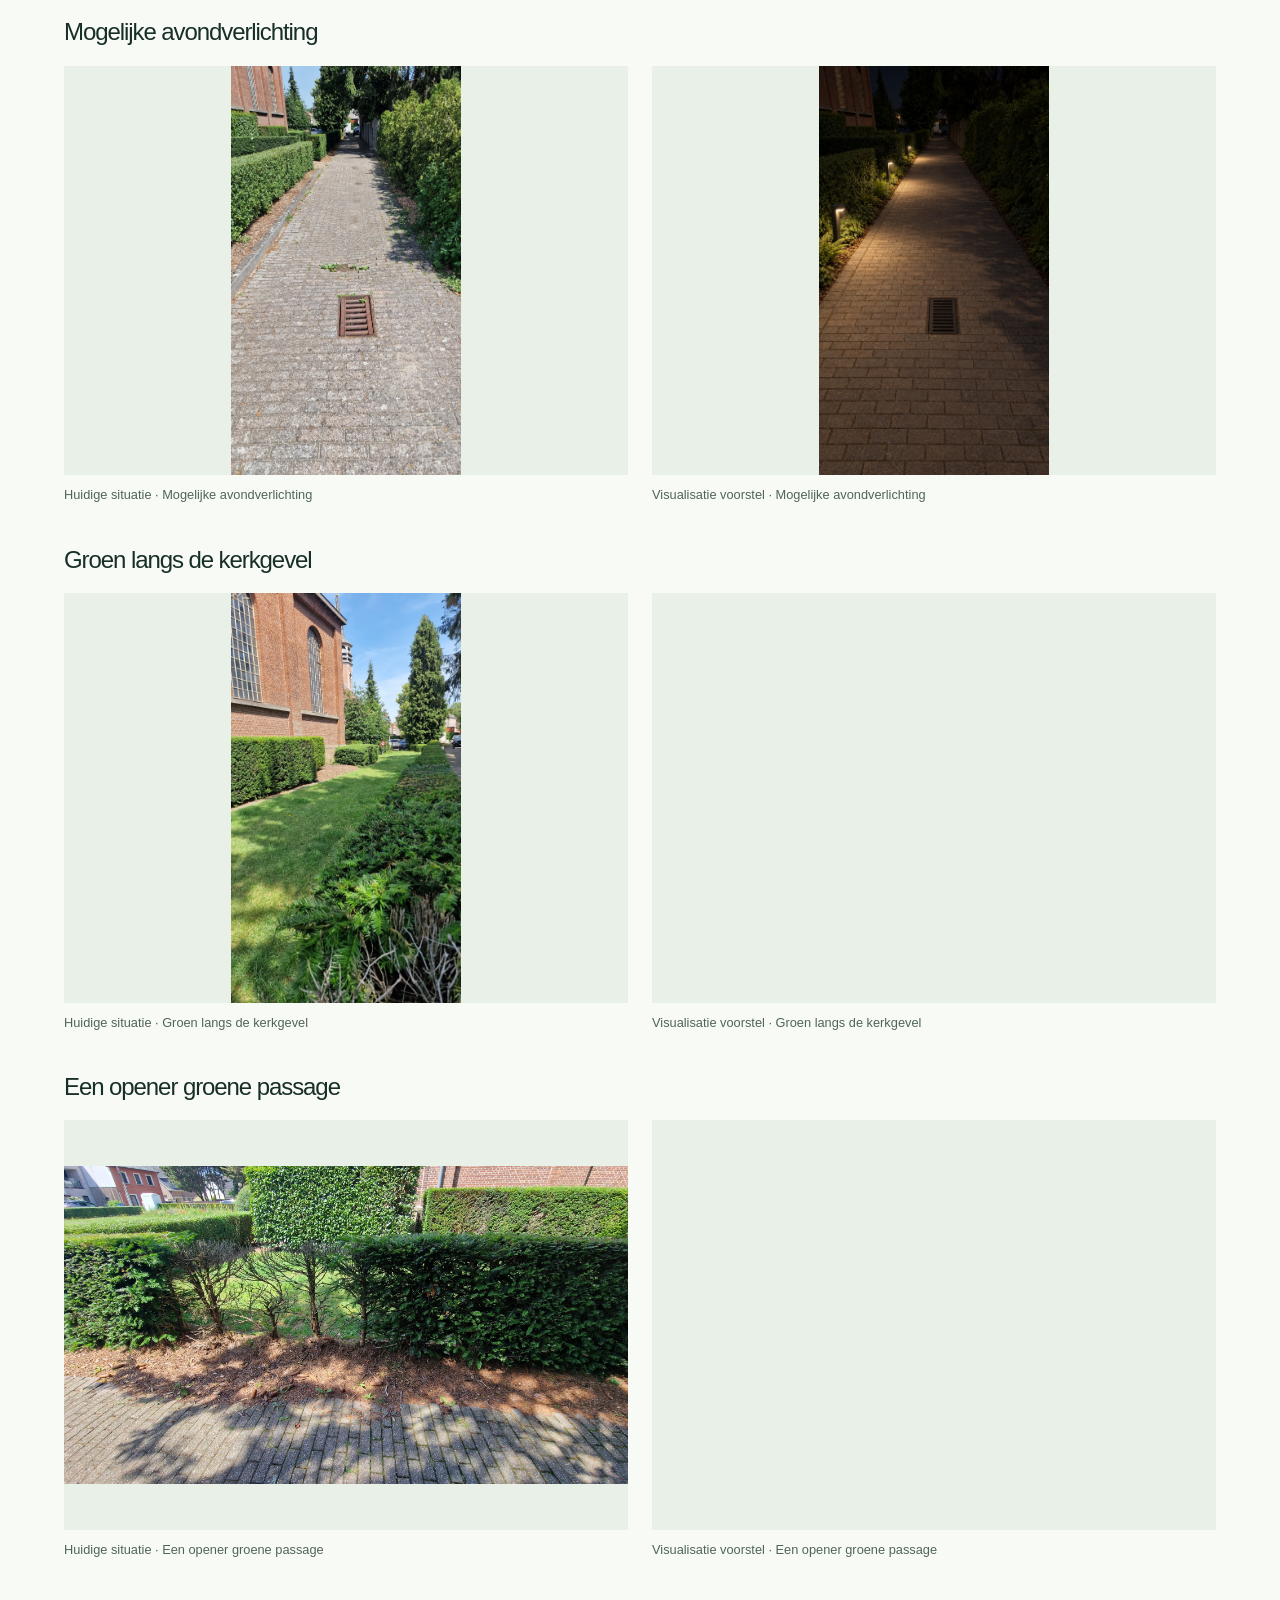
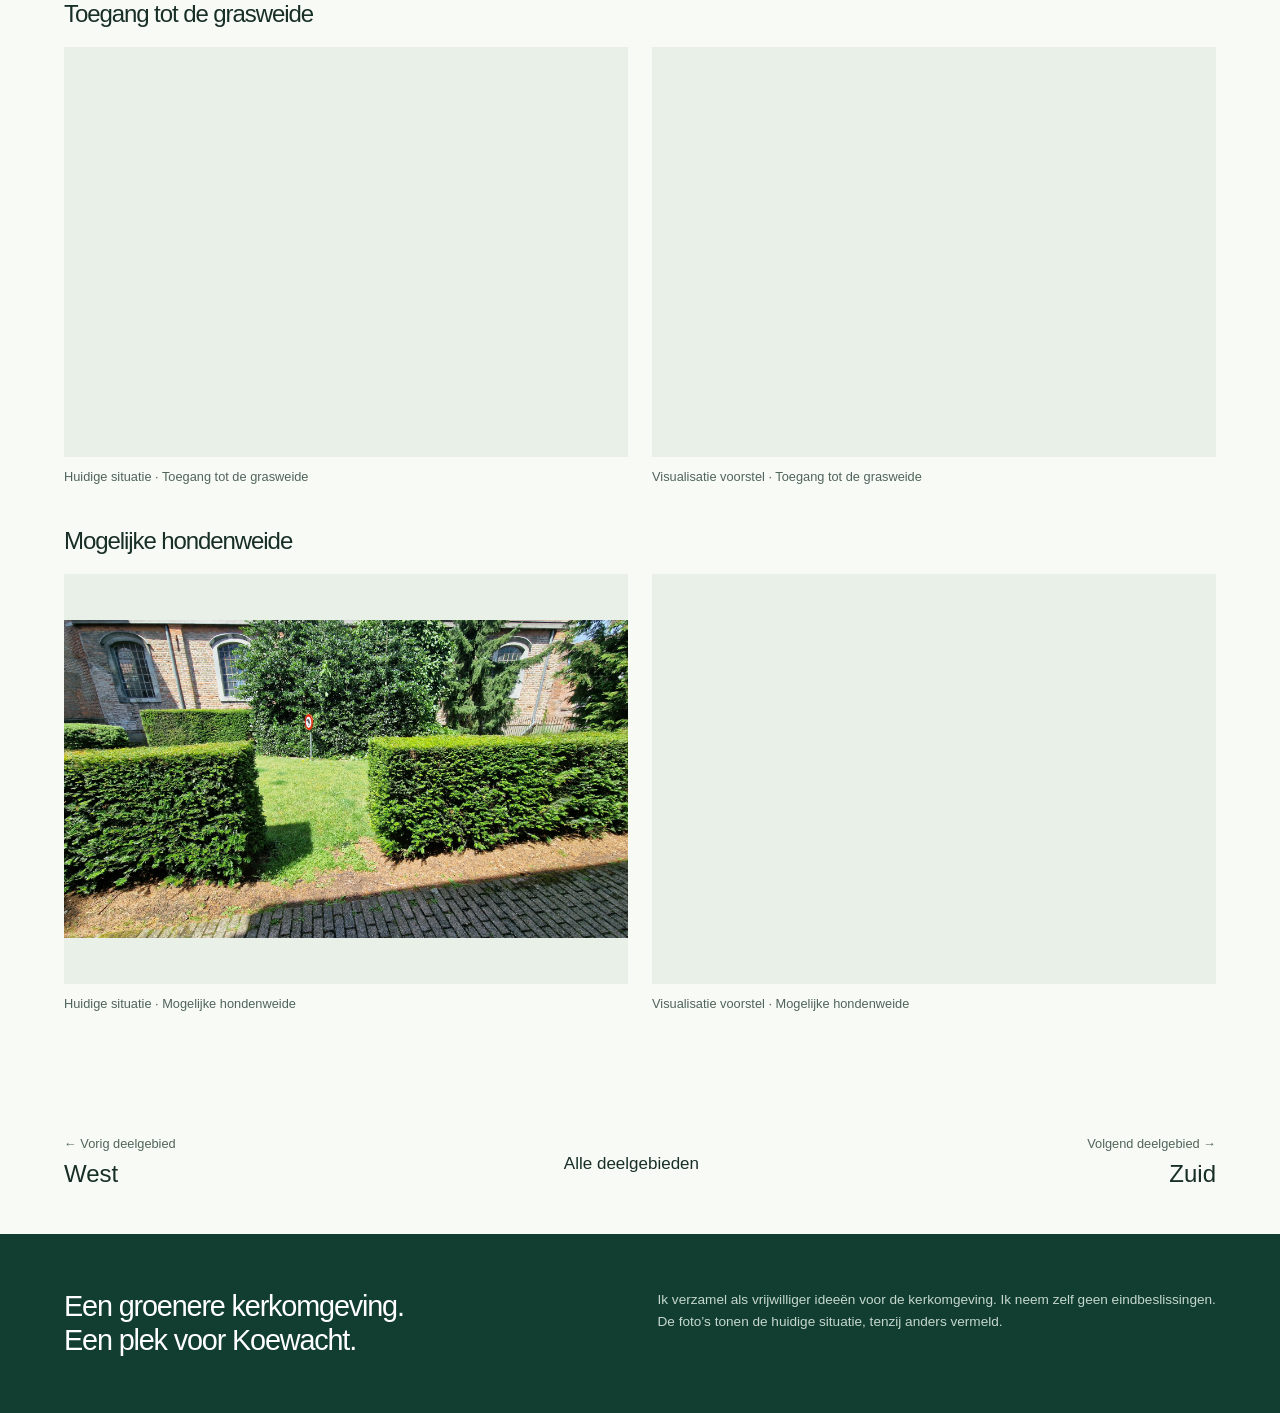
<file: oost.html>
<!doctype html>
<html lang="nl-BE">
  <head>
    <meta charset="utf-8">
    <meta name="viewport" content="width=device-width, initial-scale=1">
    <meta name="description" content="Een open groene passage met bloemrijke beplanting en ruimte om te wandelen.">
    <meta name="theme-color" content="#123e32">
    <title>Oost · Kerk Koewacht</title>
    <link rel="icon" href="assets/images/favicon.svg" type="image/svg+xml">
    <link rel="stylesheet" href="assets/style.css">
    <script src="assets/config.js" defer>
    </script>
    <script src="assets/site.js" defer>
    </script>
  </head>
  <body>
    <a class="skip" href="#inhoud">Naar inhoud</a>
    <header>
      <a class="brand" href="index.html">
      <span class="brand-mark" aria-hidden="true">K<span>↗</span>
      </span>
      <span>KERK<span class="brand-sub">KOEWACHT</span>
      </span>
      </a>
      <button class="menu-toggle" aria-expanded="false" aria-controls="navigation">Menu <span aria-hidden="true">☰</span>
      </button>
      <nav id="navigation" aria-label="Hoofdnavigatie">
        <a href="index.html">Het idee</a>
        <a href="west.html">West</a>
        <a href="oost.html" aria-current="page">Oost</a>
        <a href="zuid.html">Zuid</a>
        <a href="bergstraat.html">Bergstraat</a>
        <!-- Tijdelijk verborgen: <a href="contact.html">Denk mee</a> -->
      </nav>
    </header>
    <main id="inhoud">
      <div class="breadcrumb">
        <a href="index.html#deelgebieden">Alle deelgebieden</a>
        <span>/</span>Oost</div>
      <section class="detail-hero">
        <div>
          <p class="eyebrow">DEELGEBIED 02 · OOST</p>
          <h1>Meer lucht. Meer leven.</h1>
          <p class="lead">Langs de oostkant verbinden we een goed begaanbaar pad met een natuurlijkere groene rand. Openingen in de beplanting maken de grasweide bereikbaar en geven zicht op de kerk.</p>
          <span class="proposal dark">Idee van een vrijwilliger · geen beslist plan</span>
          <p class="small">Ik verzamel ideeën en reacties van buurtbewoners. Ik neem zelf geen eindbeslissingen over de inrichting, het budget of de uitvoering. Die liggen bij de bevoegde instanties en eigenaars.</p>
        </div>
        <figure>
          <img src="assets/images/area_east_4.jpg" alt="Huidige situatie in deelgebied Oost">
          <figcaption>Huidige situatie · Oost</figcaption>
        </figure>
      </section>
      <section class="section detail-content">
        <aside>
          <p class="eyebrow">VANDAAG</p>
          <h2>Wat zien we?</h2>
          <p>Dichte hagen en kale stukken beplanting sluiten de passage af. Klinkers en afwateringskolken vragen plaatselijk herstel.</p>
        </aside>
        <div>
          <p class="eyebrow">HET VOORSTEL</p>
          <h2>Wat kan er veranderen?</h2>
          <article class="intervention">
            <span>01</span>
            <div>
              <h3>Het wandelpad blijft wandelpad</h3>
              <p>De volledige oostelijke route van circa 64 meter lang en 2,5 meter breed blijft behouden. Verzakkingen worden hersteld en kolken nagekeken.</p>
            </div>
          </article>
          <article class="intervention">
            <span>02</span>
            <div>
              <h3>Van kale stroken naar levend groen</h3>
              <p>Dode struiken maken plaats voor open doorgangen naar het gras. Schaduwplanten vullen kale stroken aan, met behoud van privacy voor de buren.</p>
            </div>
          </article>
          <article class="intervention">
            <span>03</span>
            <div>
              <h3>Een mogelijke hondenweide</h3>
              <p>We onderzoeken een compacte, omheinde hondenweide op het grasveld. Die komt er alleen als ruimte, eigendom, geluid en beheer het toelaten. Een veilige toegang en groene buffer horen bij dat onderzoek.</p>
            </div>
          </article>
          <article class="intervention">
            <span>04</span>
            <div>
              <h3>Verlichting langs het wandelpad</h3>
              <p>Verlichting is hier nodig om het wandelpad ook bij duisternis goed zichtbaar en prettig bruikbaar te maken. Het voorstel is om sobere, naar beneden gerichte verlichting te plaatsen, met aandacht voor omwonenden en de natuur. De precieze plaatsing en lichtsterkte worden verder onderzocht.</p>
            </div>
          </article>
        </div>
      </section>
      <section class="section result">
        <figure>
          <img src="assets/images/walkway_east.jpg" alt="Het bestaande oostelijke wandelpad blijft als wandelroute behouden." loading="lazy">
          <figcaption>Het bestaande oostelijke wandelpad blijft als wandelroute behouden.</figcaption>
        </figure>
        <div>
          <p class="eyebrow">VOOR DE BUURT</p>
          <h2>Een overzichtelijke passage met meer biodiversiteit, betere toegankelijkheid en zicht op het gebouw.</h2>
          <p>De hondenweide is een mogelijkheid, geen vaststaand onderdeel. Verlichting langs het wandelpad maakt deel uit van het voorstel; de precieze uitwerking vraagt vooraf onderzoek.</p>
          <!-- Tijdelijk verborgen: <a class="button lime" href="contact.html?gebied=oost">Denk mee over Oost ↗</a> -->
        </div>
      </section>
      <section class="section image-gallery" aria-labelledby="beelden">
        <p class="eyebrow">HUIDIGE SITUATIE &amp; VOORSTEL</p>
        <h2 id="beelden">Het idee in beeld.</h2>
        <p class="lead">Vergelijk de bestaande omgeving met de voorgestelde inrichting. De visualisaties zijn indicatief en tonen geen goedgekeurd uitvoeringsplan. Selecteer een beeld om het volledig te bekijken.</p>
        <article class="image-comparison">
          <h3>Oostelijk wandelpad overdag</h3>
          <div class="image-grid">
            <figure>
              <a href="assets/images/walkway_east.jpg" aria-label="Huidige situatie · Oostelijk wandelpad overdag — bekijk op volledig formaat">
              <img src="assets/images/walkway_east.jpg" alt="Huidige situatie · Oostelijk wandelpad overdag" loading="lazy" decoding="async">
              </a>
              <figcaption>Huidige situatie · Oostelijk wandelpad overdag</figcaption>
            </figure>
            <figure>
              <a href="assets/images/walkway_east_render_day.png" aria-label="Visualisatie voorstel · Oostelijk wandelpad overdag — bekijk op volledig formaat">
              <img src="assets/images/walkway_east_render_day.png" alt="Visualisatie voorstel · Oostelijk wandelpad overdag" loading="lazy" decoding="async">
              </a>
              <figcaption>Visualisatie voorstel · Oostelijk wandelpad overdag</figcaption>
            </figure>
          </div>
        </article>
        <article class="image-comparison">
          <h3>Mogelijke avondverlichting</h3>
          <div class="image-grid">
            <figure>
              <a href="assets/images/walkway_east.jpg" aria-label="Huidige situatie · Mogelijke avondverlichting — bekijk op volledig formaat">
              <img src="assets/images/walkway_east.jpg" alt="Huidige situatie · Mogelijke avondverlichting" loading="lazy" decoding="async">
              </a>
              <figcaption>Huidige situatie · Mogelijke avondverlichting</figcaption>
            </figure>
            <figure>
              <a href="assets/images/walkway_east_render_night.png" aria-label="Visualisatie voorstel · Mogelijke avondverlichting — bekijk op volledig formaat">
              <img src="assets/images/walkway_east_render_night.png" alt="Visualisatie voorstel · Mogelijke avondverlichting" loading="lazy" decoding="async">
              </a>
              <figcaption>Visualisatie voorstel · Mogelijke avondverlichting</figcaption>
            </figure>
          </div>
        </article>
        <article class="image-comparison">
          <h3>Groen langs de kerkgevel</h3>
          <div class="image-grid">
            <figure>
              <a href="assets/images/area_east_1.jpg" aria-label="Huidige situatie · Groen langs de kerkgevel — bekijk op volledig formaat">
              <img src="assets/images/area_east_1.jpg" alt="Huidige situatie · Groen langs de kerkgevel" loading="lazy" decoding="async">
              </a>
              <figcaption>Huidige situatie · Groen langs de kerkgevel</figcaption>
            </figure>
            <figure>
              <a href="assets/images/area_east_1_render.png" aria-label="Visualisatie voorstel · Groen langs de kerkgevel — bekijk op volledig formaat">
              <img src="assets/images/area_east_1_render.png" alt="Visualisatie voorstel · Groen langs de kerkgevel" loading="lazy" decoding="async">
              </a>
              <figcaption>Visualisatie voorstel · Groen langs de kerkgevel</figcaption>
            </figure>
          </div>
        </article>
        <article class="image-comparison">
          <h3>Een opener groene passage</h3>
          <div class="image-grid">
            <figure>
              <a href="assets/images/area_east_2.jpg" aria-label="Huidige situatie · Een opener groene passage — bekijk op volledig formaat">
              <img src="assets/images/area_east_2.jpg" alt="Huidige situatie · Een opener groene passage" loading="lazy" decoding="async">
              </a>
              <figcaption>Huidige situatie · Een opener groene passage</figcaption>
            </figure>
            <figure>
              <a href="assets/images/area_east_2_render.png" aria-label="Visualisatie voorstel · Een opener groene passage — bekijk op volledig formaat">
              <img src="assets/images/area_east_2_render.png" alt="Visualisatie voorstel · Een opener groene passage" loading="lazy" decoding="async">
              </a>
              <figcaption>Visualisatie voorstel · Een opener groene passage</figcaption>
            </figure>
          </div>
        </article>
        <article class="image-comparison">
          <h3>Toegang tot de grasweide</h3>
          <div class="image-grid">
            <figure>
              <a href="assets/images/area_east_3.jpg" aria-label="Huidige situatie · Toegang tot de grasweide — bekijk op volledig formaat">
              <img src="assets/images/area_east_3.jpg" alt="Huidige situatie · Toegang tot de grasweide" loading="lazy" decoding="async">
              </a>
              <figcaption>Huidige situatie · Toegang tot de grasweide</figcaption>
            </figure>
            <figure>
              <a href="assets/images/area_east_3_render.png" aria-label="Visualisatie voorstel · Toegang tot de grasweide — bekijk op volledig formaat">
              <img src="assets/images/area_east_3_render.png" alt="Visualisatie voorstel · Toegang tot de grasweide" loading="lazy" decoding="async">
              </a>
              <figcaption>Visualisatie voorstel · Toegang tot de grasweide</figcaption>
            </figure>
          </div>
        </article>
        <article class="image-comparison">
          <h3>Mogelijke hondenweide</h3>
          <div class="image-grid">
            <figure>
              <a href="assets/images/area_east_4.jpg" aria-label="Huidige situatie · Mogelijke hondenweide — bekijk op volledig formaat">
              <img src="assets/images/area_east_4.jpg" alt="Huidige situatie · Mogelijke hondenweide" loading="lazy" decoding="async">
              </a>
              <figcaption>Huidige situatie · Mogelijke hondenweide</figcaption>
            </figure>
            <figure>
              <a href="assets/images/area_east_dogarea.png" aria-label="Visualisatie voorstel · Mogelijke hondenweide — bekijk op volledig formaat">
              <img src="assets/images/area_east_dogarea.png" alt="Visualisatie voorstel · Mogelijke hondenweide" loading="lazy" decoding="async">
              </a>
              <figcaption>Visualisatie voorstel · Mogelijke hondenweide</figcaption>
            </figure>
          </div>
        </article>
      </section>
      <nav class="section next-zones" aria-label="Andere deelgebieden">
        <a href="west.html">
        <span>← Vorig deelgebied</span>
        <strong>West</strong>
        </a>
        <a href="index.html#deelgebieden">Alle deelgebieden</a>
        <a href="zuid.html">
        <span>Volgend deelgebied →</span>
        <strong>Zuid</strong>
        </a>
      </nav>
    </main>
    <footer>
      <a class="footer-brand" href="index.html">Een groenere kerkomgeving.<br>Een plek voor Koewacht.</a>
      <p>Ik verzamel als vrijwilliger ideeën voor de kerkomgeving. Ik neem zelf geen eindbeslissingen.<br>De foto’s tonen de huidige situatie, tenzij anders vermeld.</p>
      <!-- Tijdelijk verborgen: <a href="contact.html">Vragen of ideeën? Neem contact op ↗</a> -->
    </footer>
  </body>
</html>
</file>
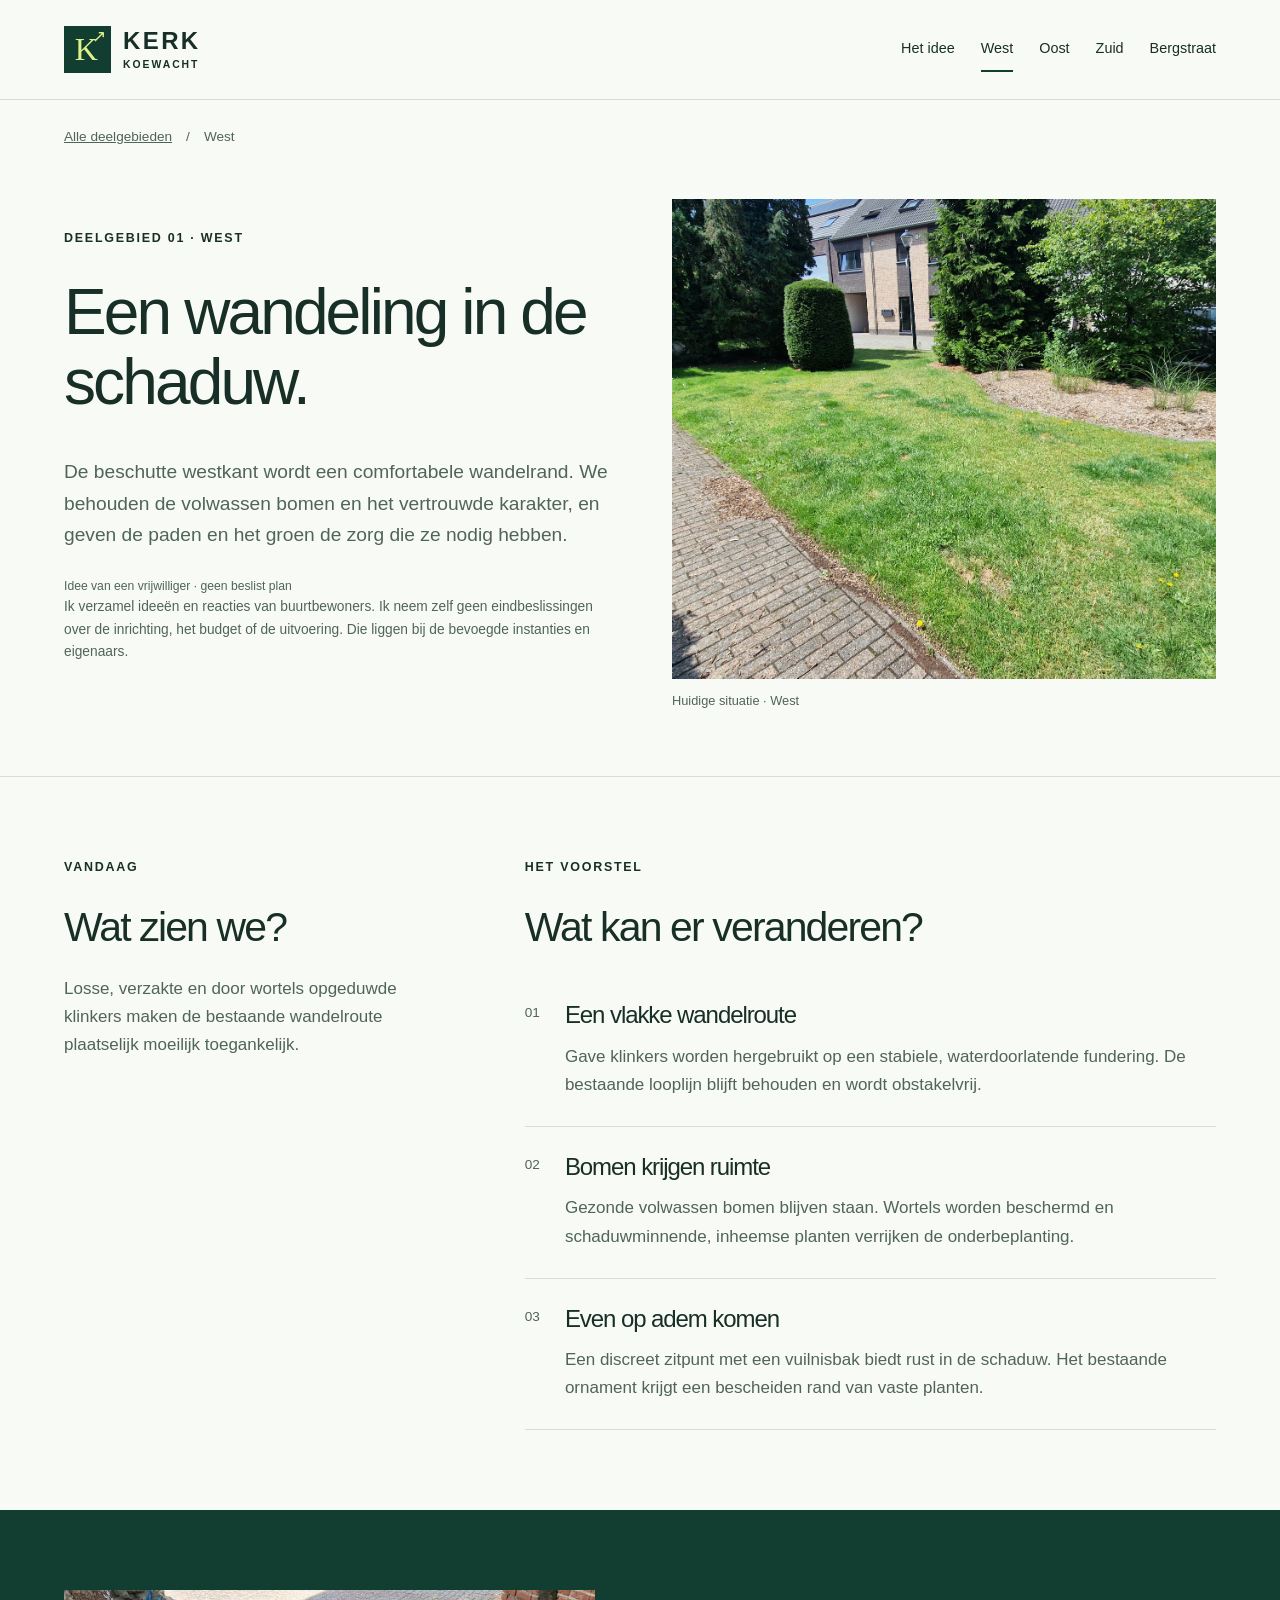
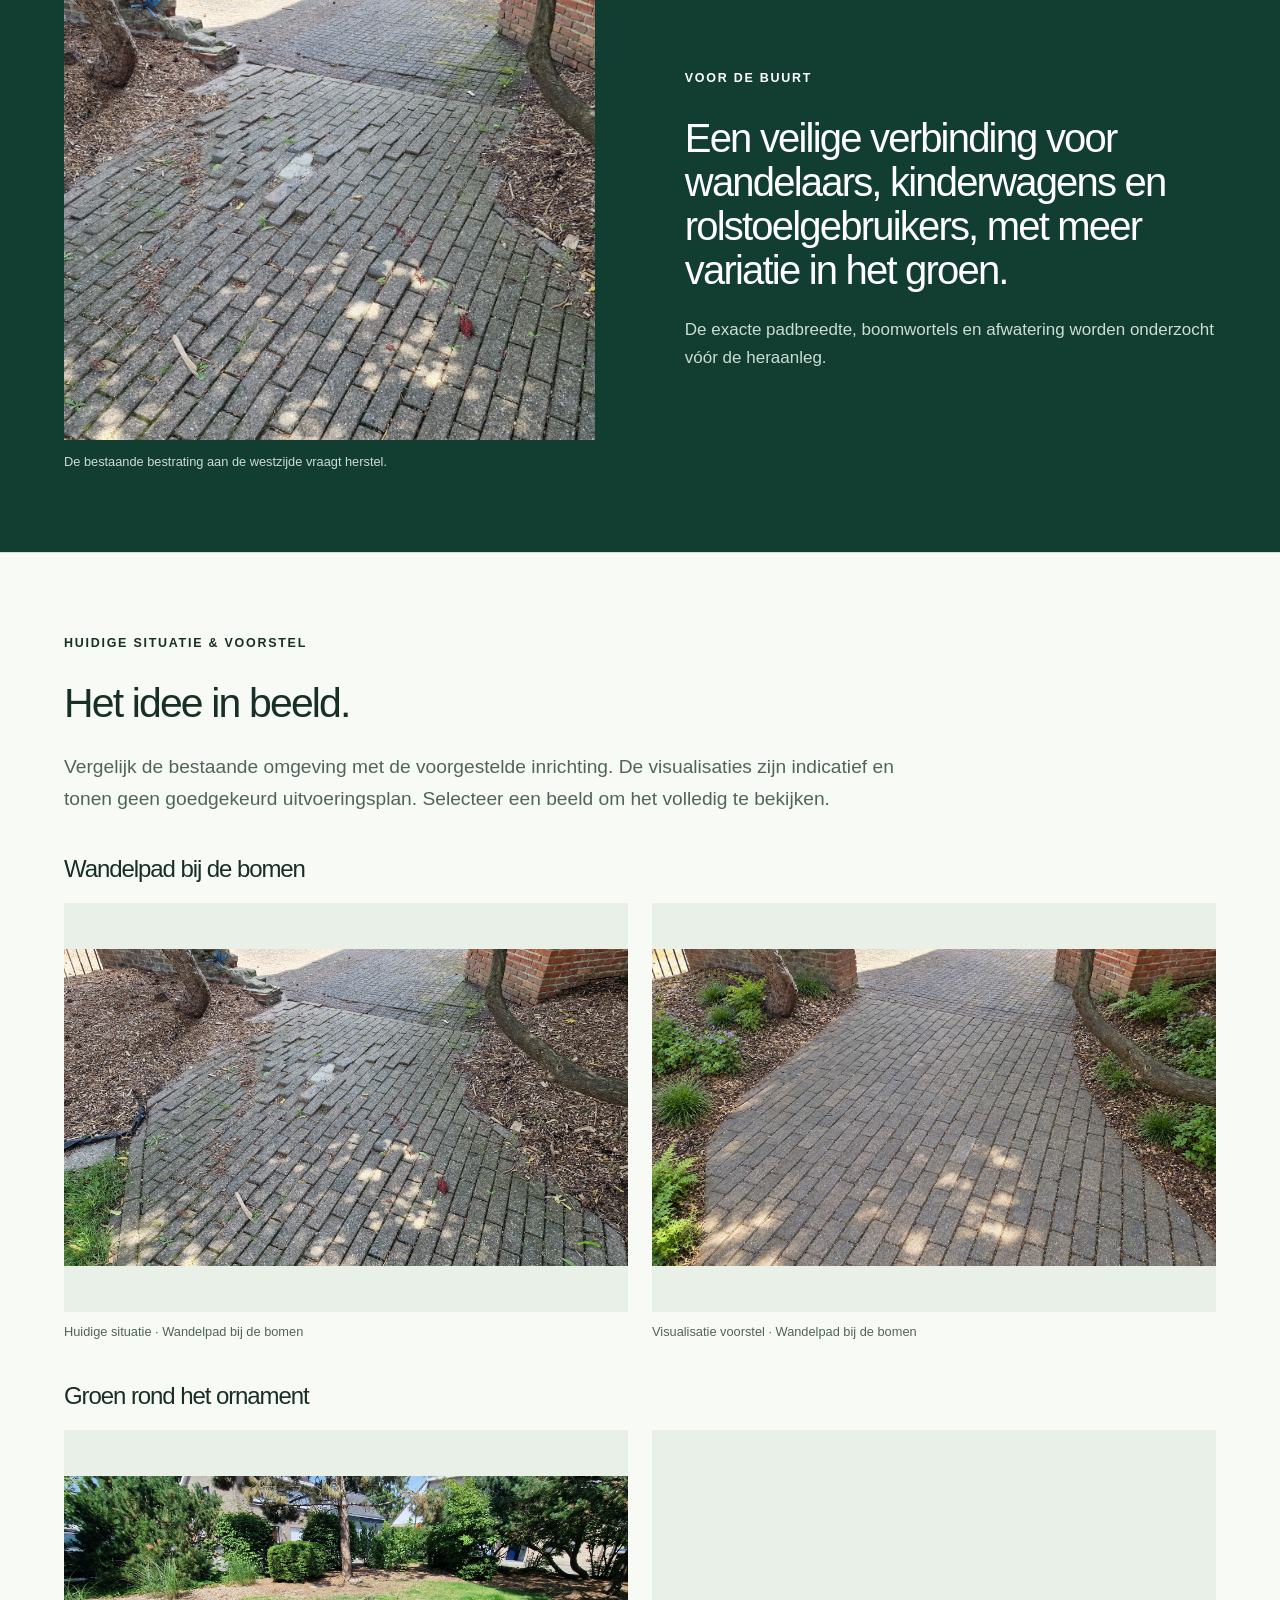
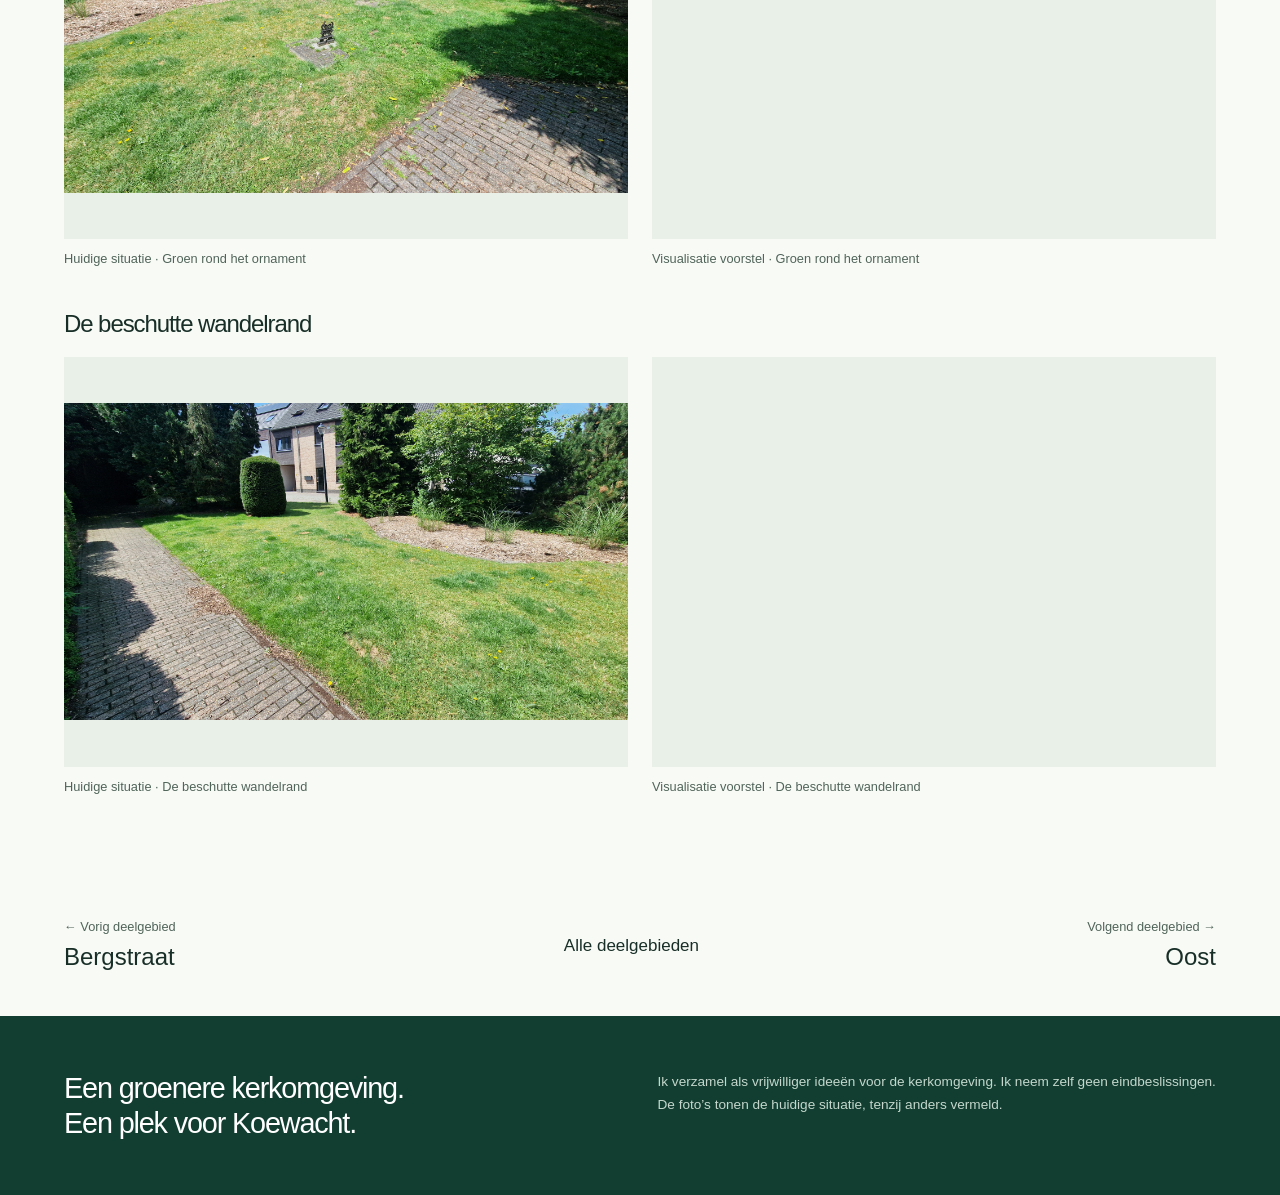
<file: west.html>
<!doctype html>
<html lang="nl-BE">
  <head>
    <meta charset="utf-8">
    <meta name="viewport" content="width=device-width, initial-scale=1">
    <meta name="description" content="Vlakke paden, grote bomen en een rustige plek om even te zitten.">
    <meta name="theme-color" content="#123e32">
    <title>West · Kerk Koewacht</title>
    <link rel="icon" href="assets/images/favicon.svg" type="image/svg+xml">
    <link rel="stylesheet" href="assets/style.css">
    <script src="assets/config.js" defer>
    </script>
    <script src="assets/site.js" defer>
    </script>
  </head>
  <body>
    <a class="skip" href="#inhoud">Naar inhoud</a>
    <header>
      <a class="brand" href="index.html">
      <span class="brand-mark" aria-hidden="true">K<span>↗</span>
      </span>
      <span>KERK<span class="brand-sub">KOEWACHT</span>
      </span>
      </a>
      <button class="menu-toggle" aria-expanded="false" aria-controls="navigation">Menu <span aria-hidden="true">☰</span>
      </button>
      <nav id="navigation" aria-label="Hoofdnavigatie">
        <a href="index.html">Het idee</a>
        <a href="west.html" aria-current="page">West</a>
        <a href="oost.html">Oost</a>
        <a href="zuid.html">Zuid</a>
        <a href="bergstraat.html">Bergstraat</a>
        <!-- Tijdelijk verborgen: <a href="contact.html">Denk mee</a> -->
      </nav>
    </header>
    <main id="inhoud">
      <div class="breadcrumb">
        <a href="index.html#deelgebieden">Alle deelgebieden</a>
        <span>/</span>West</div>
      <section class="detail-hero">
        <div>
          <p class="eyebrow">DEELGEBIED 01 · WEST</p>
          <h1>Een wandeling in de schaduw.</h1>
          <p class="lead">De beschutte westkant wordt een comfortabele wandelrand. We behouden de volwassen bomen en het vertrouwde karakter, en geven de paden en het groen de zorg die ze nodig hebben.</p>
          <span class="proposal dark">Idee van een vrijwilliger · geen beslist plan</span>
          <p class="small">Ik verzamel ideeën en reacties van buurtbewoners. Ik neem zelf geen eindbeslissingen over de inrichting, het budget of de uitvoering. Die liggen bij de bevoegde instanties en eigenaars.</p>
        </div>
        <figure>
          <img src="assets/images/walkway_west_3.jpg" alt="Huidige situatie in deelgebied West">
          <figcaption>Huidige situatie · West</figcaption>
        </figure>
      </section>
      <section class="section detail-content">
        <aside>
          <p class="eyebrow">VANDAAG</p>
          <h2>Wat zien we?</h2>
          <p>Losse, verzakte en door wortels opgeduwde klinkers maken de bestaande wandelroute plaatselijk moeilijk toegankelijk.</p>
        </aside>
        <div>
          <p class="eyebrow">HET VOORSTEL</p>
          <h2>Wat kan er veranderen?</h2>
          <article class="intervention">
            <span>01</span>
            <div>
              <h3>Een vlakke wandelroute</h3>
              <p>Gave klinkers worden hergebruikt op een stabiele, waterdoorlatende fundering. De bestaande looplijn blijft behouden en wordt obstakelvrij.</p>
            </div>
          </article>
          <article class="intervention">
            <span>02</span>
            <div>
              <h3>Bomen krijgen ruimte</h3>
              <p>Gezonde volwassen bomen blijven staan. Wortels worden beschermd en schaduwminnende, inheemse planten verrijken de onderbeplanting.</p>
            </div>
          </article>
          <article class="intervention">
            <span>03</span>
            <div>
              <h3>Even op adem komen</h3>
              <p>Een discreet zitpunt met een vuilnisbak biedt rust in de schaduw. Het bestaande ornament krijgt een bescheiden rand van vaste planten.</p>
            </div>
          </article>
        </div>
      </section>
      <section class="section result">
        <figure>
          <img src="assets/images/walkway_west_1.jpg" alt="De bestaande bestrating aan de westzijde vraagt herstel." loading="lazy">
          <figcaption>De bestaande bestrating aan de westzijde vraagt herstel.</figcaption>
        </figure>
        <div>
          <p class="eyebrow">VOOR DE BUURT</p>
          <h2>Een veilige verbinding voor wandelaars, kinderwagens en rolstoelgebruikers, met meer variatie in het groen.</h2>
          <p>De exacte padbreedte, boomwortels en afwatering worden onderzocht vóór de heraanleg.</p>
          <!-- Tijdelijk verborgen: <a class="button lime" href="contact.html?gebied=west">Denk mee over West ↗</a> -->
        </div>
      </section>
      <section class="section image-gallery" aria-labelledby="beelden">
        <p class="eyebrow">HUIDIGE SITUATIE &amp; VOORSTEL</p>
        <h2 id="beelden">Het idee in beeld.</h2>
        <p class="lead">Vergelijk de bestaande omgeving met de voorgestelde inrichting. De visualisaties zijn indicatief en tonen geen goedgekeurd uitvoeringsplan. Selecteer een beeld om het volledig te bekijken.</p>
        <article class="image-comparison">
          <h3>Wandelpad bij de bomen</h3>
          <div class="image-grid">
            <figure>
              <a href="assets/images/walkway_west_1.jpg" aria-label="Huidige situatie · Wandelpad bij de bomen — bekijk op volledig formaat">
              <img src="assets/images/walkway_west_1.jpg" alt="Huidige situatie · Wandelpad bij de bomen" loading="lazy" decoding="async">
              </a>
              <figcaption>Huidige situatie · Wandelpad bij de bomen</figcaption>
            </figure>
            <figure>
              <a href="assets/images/walkway_west_1_deelgebied_1_render.png" aria-label="Visualisatie voorstel · Wandelpad bij de bomen — bekijk op volledig formaat">
              <img src="assets/images/walkway_west_1_deelgebied_1_render.png" alt="Visualisatie voorstel · Wandelpad bij de bomen" loading="lazy" decoding="async">
              </a>
              <figcaption>Visualisatie voorstel · Wandelpad bij de bomen</figcaption>
            </figure>
          </div>
        </article>
        <article class="image-comparison">
          <h3>Groen rond het ornament</h3>
          <div class="image-grid">
            <figure>
              <a href="assets/images/walkway_west_2.jpg" aria-label="Huidige situatie · Groen rond het ornament — bekijk op volledig formaat">
              <img src="assets/images/walkway_west_2.jpg" alt="Huidige situatie · Groen rond het ornament" loading="lazy" decoding="async">
              </a>
              <figcaption>Huidige situatie · Groen rond het ornament</figcaption>
            </figure>
            <figure>
              <a href="assets/images/walkway_west_2_deelgebied_1_render.png" aria-label="Visualisatie voorstel · Groen rond het ornament — bekijk op volledig formaat">
              <img src="assets/images/walkway_west_2_deelgebied_1_render.png" alt="Visualisatie voorstel · Groen rond het ornament" loading="lazy" decoding="async">
              </a>
              <figcaption>Visualisatie voorstel · Groen rond het ornament</figcaption>
            </figure>
          </div>
        </article>
        <article class="image-comparison">
          <h3>De beschutte wandelrand</h3>
          <div class="image-grid">
            <figure>
              <a href="assets/images/walkway_west_3.jpg" aria-label="Huidige situatie · De beschutte wandelrand — bekijk op volledig formaat">
              <img src="assets/images/walkway_west_3.jpg" alt="Huidige situatie · De beschutte wandelrand" loading="lazy" decoding="async">
              </a>
              <figcaption>Huidige situatie · De beschutte wandelrand</figcaption>
            </figure>
            <figure>
              <a href="assets/images/walkway_west_3_deelgebied_1_render.png" aria-label="Visualisatie voorstel · De beschutte wandelrand — bekijk op volledig formaat">
              <img src="assets/images/walkway_west_3_deelgebied_1_render.png" alt="Visualisatie voorstel · De beschutte wandelrand" loading="lazy" decoding="async">
              </a>
              <figcaption>Visualisatie voorstel · De beschutte wandelrand</figcaption>
            </figure>
          </div>
        </article>
      </section>
      <nav class="section next-zones" aria-label="Andere deelgebieden">
        <a href="bergstraat.html">
        <span>← Vorig deelgebied</span>
        <strong>Bergstraat</strong>
        </a>
        <a href="index.html#deelgebieden">Alle deelgebieden</a>
        <a href="oost.html">
        <span>Volgend deelgebied →</span>
        <strong>Oost</strong>
        </a>
      </nav>
    </main>
    <footer>
      <a class="footer-brand" href="index.html">Een groenere kerkomgeving.<br>Een plek voor Koewacht.</a>
      <p>Ik verzamel als vrijwilliger ideeën voor de kerkomgeving. Ik neem zelf geen eindbeslissingen.<br>De foto’s tonen de huidige situatie, tenzij anders vermeld.</p>
      <!-- Tijdelijk verborgen: <a href="contact.html">Vragen of ideeën? Neem contact op ↗</a> -->
    </footer>
  </body>
</html>
</file>
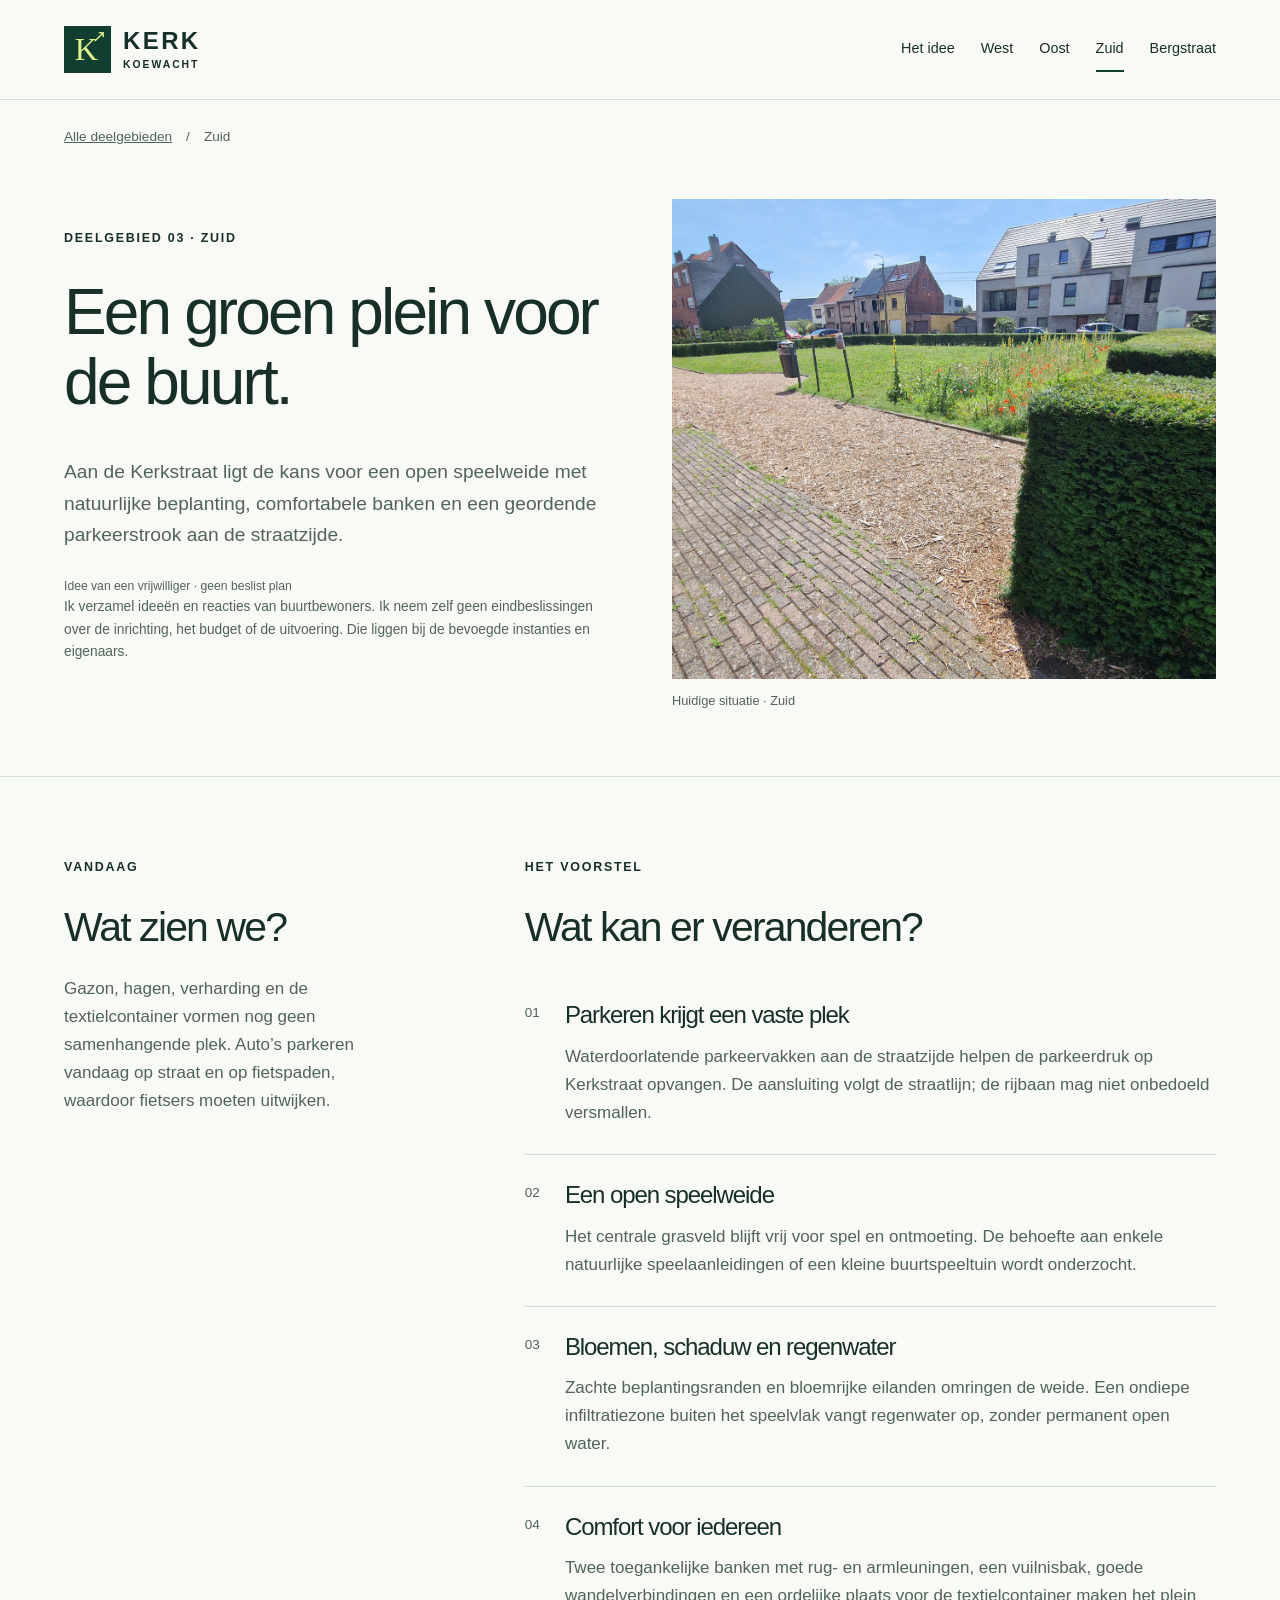
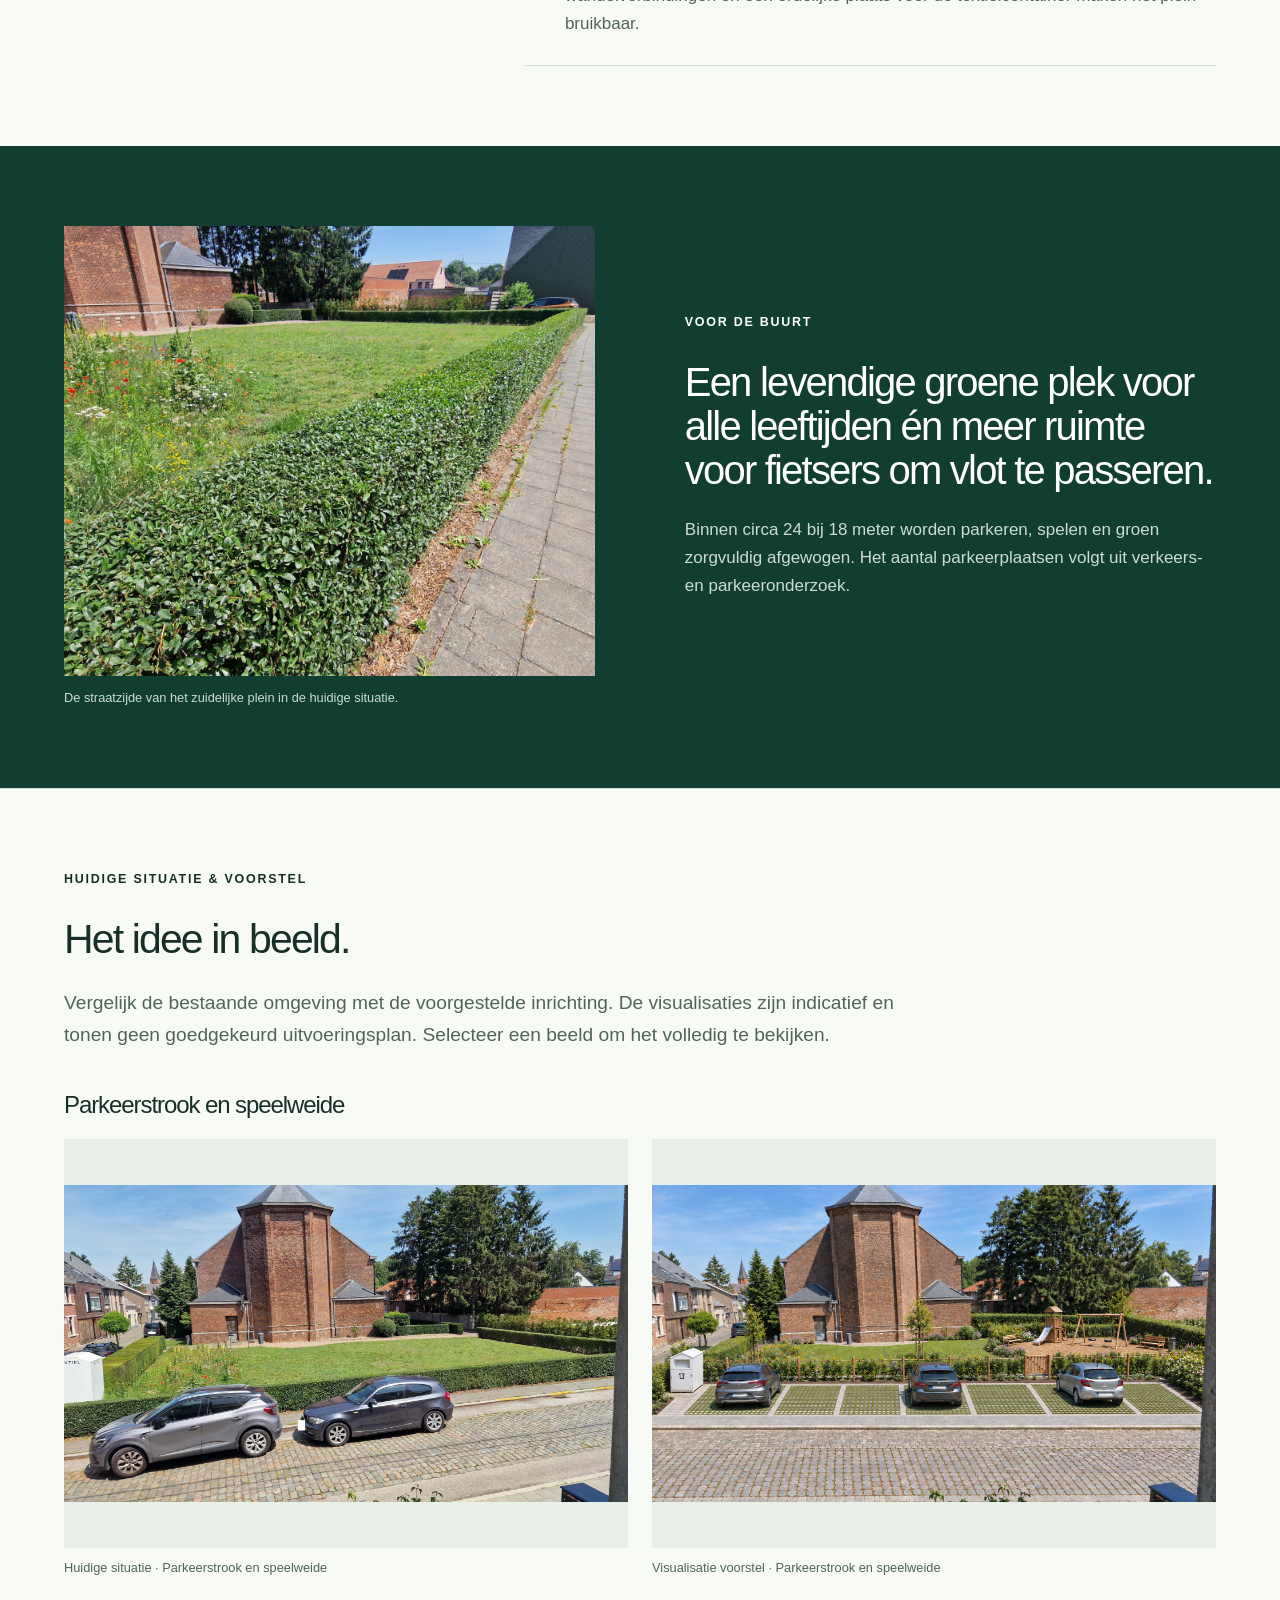
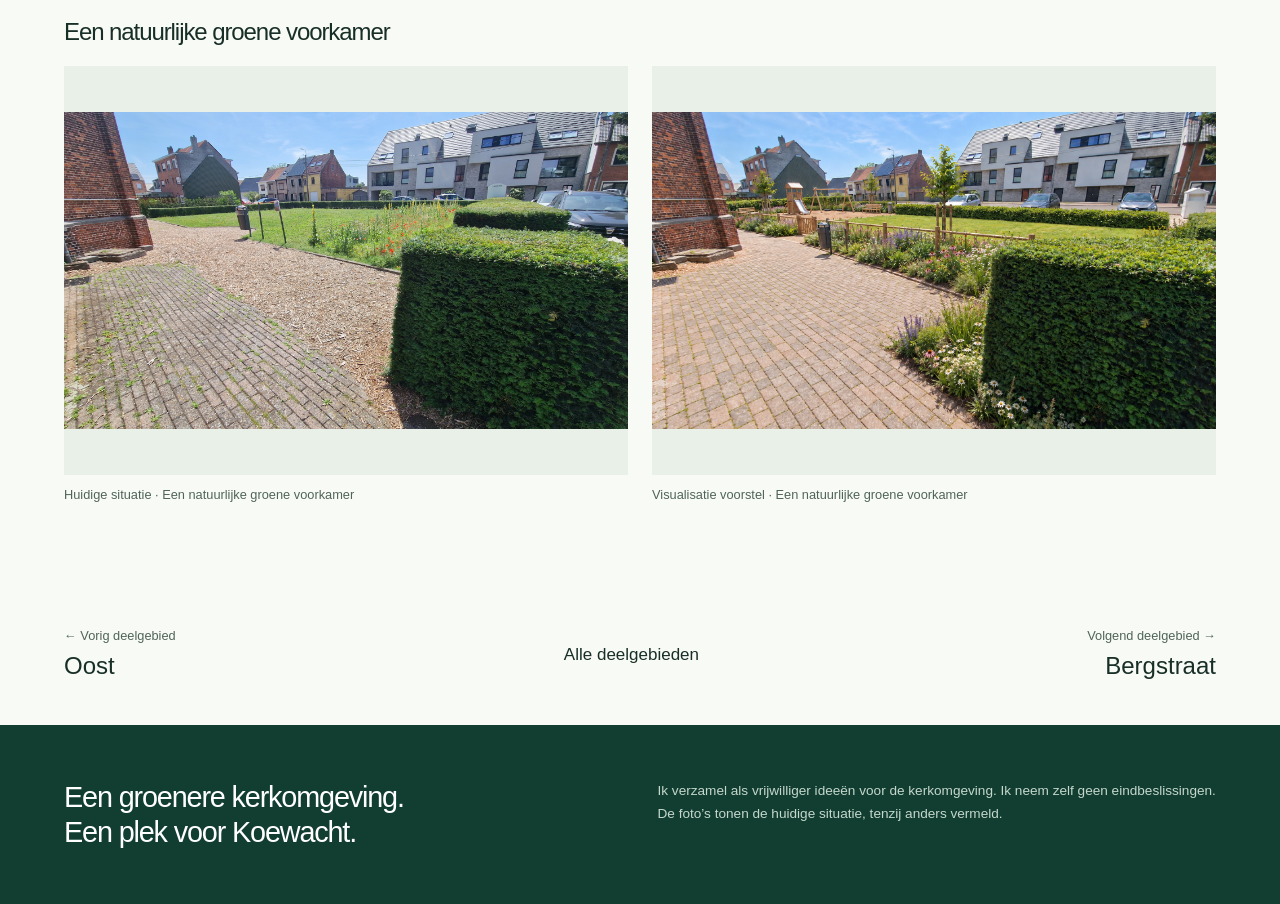
<file: zuid.html>
<!doctype html>
<html lang="nl-BE">
  <head>
    <meta charset="utf-8">
    <meta name="viewport" content="width=device-width, initial-scale=1">
    <meta name="description" content="Vrij spelen, elkaar ontmoeten en parkeren op een duidelijke plek.">
    <meta name="theme-color" content="#123e32">
    <title>Zuid · Kerk Koewacht</title>
    <link rel="icon" href="assets/images/favicon.svg" type="image/svg+xml">
    <link rel="stylesheet" href="assets/style.css">
    <script src="assets/config.js" defer>
    </script>
    <script src="assets/site.js" defer>
    </script>
  </head>
  <body>
    <a class="skip" href="#inhoud">Naar inhoud</a>
    <header>
      <a class="brand" href="index.html">
      <span class="brand-mark" aria-hidden="true">K<span>↗</span>
      </span>
      <span>KERK<span class="brand-sub">KOEWACHT</span>
      </span>
      </a>
      <button class="menu-toggle" aria-expanded="false" aria-controls="navigation">Menu <span aria-hidden="true">☰</span>
      </button>
      <nav id="navigation" aria-label="Hoofdnavigatie">
        <a href="index.html">Het idee</a>
        <a href="west.html">West</a>
        <a href="oost.html">Oost</a>
        <a href="zuid.html" aria-current="page">Zuid</a>
        <a href="bergstraat.html">Bergstraat</a>
        <!-- Tijdelijk verborgen: <a href="contact.html">Denk mee</a> -->
      </nav>
    </header>
    <main id="inhoud">
      <div class="breadcrumb">
        <a href="index.html#deelgebieden">Alle deelgebieden</a>
        <span>/</span>Zuid</div>
      <section class="detail-hero">
        <div>
          <p class="eyebrow">DEELGEBIED 03 · ZUID</p>
          <h1>Een groen plein voor de buurt.</h1>
          <p class="lead">Aan de Kerkstraat ligt de kans voor een open speelweide met natuurlijke beplanting, comfortabele banken en een geordende parkeerstrook aan de straatzijde.</p>
          <span class="proposal dark">Idee van een vrijwilliger · geen beslist plan</span>
          <p class="small">Ik verzamel ideeën en reacties van buurtbewoners. Ik neem zelf geen eindbeslissingen over de inrichting, het budget of de uitvoering. Die liggen bij de bevoegde instanties en eigenaars.</p>
        </div>
        <figure>
          <img src="assets/images/area_south_2.jpg" alt="Huidige situatie in deelgebied Zuid">
          <figcaption>Huidige situatie · Zuid</figcaption>
        </figure>
      </section>
      <section class="section detail-content">
        <aside>
          <p class="eyebrow">VANDAAG</p>
          <h2>Wat zien we?</h2>
          <p>Gazon, hagen, verharding en de textielcontainer vormen nog geen samenhangende plek. Auto’s parkeren vandaag op straat en op fietspaden, waardoor fietsers moeten uitwijken.</p>
        </aside>
        <div>
          <p class="eyebrow">HET VOORSTEL</p>
          <h2>Wat kan er veranderen?</h2>
          <article class="intervention">
            <span>01</span>
            <div>
              <h3>Parkeren krijgt een vaste plek</h3>
              <p>Waterdoorlatende parkeervakken aan de straatzijde helpen de parkeerdruk op Kerkstraat opvangen. De aansluiting volgt de straatlijn; de rijbaan mag niet onbedoeld versmallen.</p>
            </div>
          </article>
          <article class="intervention">
            <span>02</span>
            <div>
              <h3>Een open speelweide</h3>
              <p>Het centrale grasveld blijft vrij voor spel en ontmoeting. De behoefte aan enkele natuurlijke speelaanleidingen of een kleine buurtspeeltuin wordt onderzocht.</p>
            </div>
          </article>
          <article class="intervention">
            <span>03</span>
            <div>
              <h3>Bloemen, schaduw en regenwater</h3>
              <p>Zachte beplantingsranden en bloemrijke eilanden omringen de weide. Een ondiepe infiltratiezone buiten het speelvlak vangt regenwater op, zonder permanent open water.</p>
            </div>
          </article>
          <article class="intervention">
            <span>04</span>
            <div>
              <h3>Comfort voor iedereen</h3>
              <p>Twee toegankelijke banken met rug- en armleuningen, een vuilnisbak, goede wandelverbindingen en een ordelijke plaats voor de textielcontainer maken het plein bruikbaar.</p>
            </div>
          </article>
        </div>
      </section>
      <section class="section result">
        <figure>
          <img src="assets/images/area_south_4.jpg" alt="De straatzijde van het zuidelijke plein in de huidige situatie." loading="lazy">
          <figcaption>De straatzijde van het zuidelijke plein in de huidige situatie.</figcaption>
        </figure>
        <div>
          <p class="eyebrow">VOOR DE BUURT</p>
          <h2>Een levendige groene plek voor alle leeftijden én meer ruimte voor fietsers om vlot te passeren.</h2>
          <p>Binnen circa 24 bij 18 meter worden parkeren, spelen en groen zorgvuldig afgewogen. Het aantal parkeerplaatsen volgt uit verkeers- en parkeeronderzoek.</p>
          <!-- Tijdelijk verborgen: <a class="button lime" href="contact.html?gebied=zuid">Denk mee over Zuid ↗</a> -->
        </div>
      </section>
      <section class="section image-gallery" aria-labelledby="beelden">
        <p class="eyebrow">HUIDIGE SITUATIE &amp; VOORSTEL</p>
        <h2 id="beelden">Het idee in beeld.</h2>
        <p class="lead">Vergelijk de bestaande omgeving met de voorgestelde inrichting. De visualisaties zijn indicatief en tonen geen goedgekeurd uitvoeringsplan. Selecteer een beeld om het volledig te bekijken.</p>
        <article class="image-comparison">
          <h3>Parkeerstrook en speelweide</h3>
          <div class="image-grid">
            <figure>
              <a href="assets/images/area_south_1.jpg" aria-label="Huidige situatie · Parkeerstrook en speelweide — bekijk op volledig formaat">
              <img src="assets/images/area_south_1.jpg" alt="Huidige situatie · Parkeerstrook en speelweide" loading="lazy" decoding="async">
              </a>
              <figcaption>Huidige situatie · Parkeerstrook en speelweide</figcaption>
            </figure>
            <figure>
              <a href="assets/images/area_south_1_render.png" aria-label="Visualisatie voorstel · Parkeerstrook en speelweide — bekijk op volledig formaat">
              <img src="assets/images/area_south_1_render.png" alt="Visualisatie voorstel · Parkeerstrook en speelweide" loading="lazy" decoding="async">
              </a>
              <figcaption>Visualisatie voorstel · Parkeerstrook en speelweide</figcaption>
            </figure>
          </div>
        </article>
        <article class="image-comparison">
          <h3>Een natuurlijke groene voorkamer</h3>
          <div class="image-grid">
            <figure>
              <a href="assets/images/area_south_2.jpg" aria-label="Huidige situatie · Een natuurlijke groene voorkamer — bekijk op volledig formaat">
              <img src="assets/images/area_south_2.jpg" alt="Huidige situatie · Een natuurlijke groene voorkamer" loading="lazy" decoding="async">
              </a>
              <figcaption>Huidige situatie · Een natuurlijke groene voorkamer</figcaption>
            </figure>
            <figure>
              <a href="assets/images/area_south_2_render.png" aria-label="Visualisatie voorstel · Een natuurlijke groene voorkamer — bekijk op volledig formaat">
              <img src="assets/images/area_south_2_render.png" alt="Visualisatie voorstel · Een natuurlijke groene voorkamer" loading="lazy" decoding="async">
              </a>
              <figcaption>Visualisatie voorstel · Een natuurlijke groene voorkamer</figcaption>
            </figure>
          </div>
        </article>
      </section>
      <nav class="section next-zones" aria-label="Andere deelgebieden">
        <a href="oost.html">
        <span>← Vorig deelgebied</span>
        <strong>Oost</strong>
        </a>
        <a href="index.html#deelgebieden">Alle deelgebieden</a>
        <a href="bergstraat.html">
        <span>Volgend deelgebied →</span>
        <strong>Bergstraat</strong>
        </a>
      </nav>
    </main>
    <footer>
      <a class="footer-brand" href="index.html">Een groenere kerkomgeving.<br>Een plek voor Koewacht.</a>
      <p>Ik verzamel als vrijwilliger ideeën voor de kerkomgeving. Ik neem zelf geen eindbeslissingen.<br>De foto’s tonen de huidige situatie, tenzij anders vermeld.</p>
      <!-- Tijdelijk verborgen: <a href="contact.html">Vragen of ideeën? Neem contact op ↗</a> -->
    </footer>
  </body>
</html>
</file>
<file: assets/style.css>
:root{--green:#123e32;--ink:#182f27;--lime:#ddf28a;--paper:#f8faf6;--line:#d5dfd7;--muted:#50645a}*{box-sizing:border-box}html{scroll-behavior:smooth;scroll-padding-top:110px}body{margin:0;background:var(--paper);color:var(--ink);font:17px/1.65 Arial,Helvetica,sans-serif}a{color:inherit;text-decoration:none}button,input,textarea,select{font:inherit}a,button,input,textarea,select{outline-offset:5px}a:focus-visible,button:focus-visible{outline:3px solid #648722}p{margin:0 0 1.3em}h1,h2,h3{line-height:1.1;margin:0 0 .6em;letter-spacing:-.045em}h1{font-size:clamp(3rem,5.9vw,6.1rem);font-weight:500}h2{font-size:clamp(2rem,3.2vw,3.1rem);font-weight:500}h3{font-size:1.5rem;font-weight:500}em{font-family:Georgia,serif;font-weight:400}img{width:100%;height:100%;object-fit:cover;display:block}figure{margin:0}figcaption{font-size:.8rem;line-height:1.5;color:var(--muted);padding-top:12px}.section{padding:80px max(5vw,24px)}.eyebrow{font-size:.78rem;font-weight:700;letter-spacing:.14em;margin:0 0 28px}.lead{font-size:1.2rem;color:var(--muted);max-width:720px}.small{font-size:.86rem;color:var(--muted)}header{height:100px;padding:0 5vw;display:flex;align-items:center;justify-content:space-between;border-bottom:1px solid var(--line);background:var(--paper);position:sticky;top:0;z-index:20;gap:20px}.brand{display:flex;gap:12px;align-items:center;font-size:1.5rem;line-height:1.05;font-weight:700;letter-spacing:.1em}.brand-sub{display:block;font-size:.65rem;letter-spacing:.19em;margin-top:6px}.brand-mark{display:flex;align-items:center;justify-content:center;width:47px;height:47px;background:var(--green);color:var(--lime);font:32px Georgia,serif;position:relative}.brand-mark span{font:17px Arial;position:absolute;right:3px;top:0}header nav{display:flex;gap:26px;align-items:center;font-size:.9rem}header nav a{padding:10px 0;border-bottom:2px solid transparent}header nav a[aria-current],header nav a:hover{border-color:var(--green)}
/* Tijdelijk uitgeschakeld: aparte knopstijl voor de contactlink.
header nav a:last-child{padding:11px 20px;background:var(--green);color:white;border-radius:3px}
*/
.menu-toggle{display:none}.skip{position:fixed;top:-100px;left:16px;z-index:30;background:white;padding:12px}.skip:focus{top:10px}.hero{display:grid;grid-template-columns:1fr 1fr;min-height:650px;background:var(--green);color:white}.hero-copy{padding:65px 5vw 55px}.hero-copy h1{font-size:clamp(3rem,5.8vw,6rem)}.hero-copy h1 em{color:var(--lime)}.hero-copy>p:not(.eyebrow){max-width:530px;color:#e0eae3;font-size:1.05rem}.hero-image{position:relative;min-height:100%}.hero-image img{position:absolute;inset:0;object-position:45% center}.hero-image figcaption{position:absolute;bottom:22px;left:24px;right:24px;color:white;text-shadow:0 1px 5px black;background:#123e32cc;padding:8px 12px;width:fit-content}.button{display:inline-flex;gap:28px;align-items:center;justify-content:space-between;min-height:52px;padding:14px 22px;border:0;border-radius:3px;font-weight:600;font-size:.95rem;cursor:pointer}.button:hover{filter:brightness(.94)}.lime{background:var(--lime);color:var(--green)}.green{background:var(--green);color:white}.proposal{display:block;font-size:.76rem;margin-top:24px;color:#c2d4c9}.proposal.dark{color:var(--muted)}.intro{display:grid;grid-template-columns:1fr 2fr;gap:60px;border-bottom:1px solid var(--line)}.intro>div{max-width:830px}.intro p:not(.eyebrow){max-width:700px;color:var(--muted)}.section-heading{display:flex;align-items:baseline;justify-content:space-between;gap:30px;margin-bottom:28px}.section-heading p{max-width:350px;color:var(--muted)}.zone-grid{display:grid;grid-template-columns:repeat(4,1fr);gap:25px}.card-image{height:250px;overflow:hidden;position:relative}.card-image img{transition:transform .25s}.zone-card:hover img{transform:scale(1.035)}.card-image>span{position:absolute;left:14px;top:14px;background:var(--paper);padding:3px 10px;font-size:.85rem}.card-title{display:flex;justify-content:space-between;align-items:baseline;margin-top:22px}.card-title h3{font-size:1.9rem}.zone-card p{font-size:1rem;color:var(--muted)}.text-link{display:inline-block;font-size:.95rem;font-weight:600;border-bottom:1px solid currentColor;padding-bottom:3px}.zone-card .text-link{font-size:.85rem}.benefits{background:#e8f0e8}.benefit-grid{display:grid;grid-template-columns:repeat(3,1fr);gap:5vw}.benefit-grid article>span{font-size:.78rem;letter-spacing:.07em;display:block;margin-bottom:32px}.benefit-grid h2{font-size:2.2rem}.benefit-grid p{color:var(--muted);margin:0}.practical{display:grid;grid-template-columns:1fr 1fr;gap:8vw}.practical p{color:var(--muted)}footer{background:var(--green);color:white;display:grid;grid-template-columns:1fr 1fr;gap:35px;padding:55px 5vw;font-size:.85rem}footer p{color:#c5d7cc;margin:0}.footer-brand{font-size:1.8rem;line-height:1.2;letter-spacing:-.04em}footer>a:last-child{grid-column:2}.breadcrumb{padding:26px 5vw;font-size:.85rem;display:flex;gap:14px;color:var(--muted)}.breadcrumb a{text-decoration:underline}.detail-hero{display:grid;grid-template-columns:1fr 1fr;gap:5vw;padding:25px 5vw 65px;align-items:center}.detail-hero h1{font-size:clamp(3rem,5vw,5.1rem)}.detail-hero figure img{height:480px}.detail-content{display:grid;grid-template-columns:1fr 2fr;gap:9vw;border-top:1px solid var(--line)}.detail-content aside p:not(.eyebrow){color:var(--muted)}.intervention{display:flex;gap:25px;padding:27px 0;border-bottom:1px solid var(--line)}.intervention>span{font-size:.85rem;color:var(--muted)}.intervention p{color:var(--muted);margin:0}.result{background:var(--green);color:white;display:grid;grid-template-columns:1fr 1fr;gap:7vw;align-items:center}.result img{height:450px}.result figcaption{color:#ccdcd2}.result h2{font-size:2.5rem}.result p:not(.eyebrow){color:#ccdcd2}.next-zones{display:flex;align-items:center;justify-content:space-between;gap:20px;padding-top:40px;padding-bottom:40px}.next-zones a>span{display:block;font-size:.8rem;color:var(--muted)}.next-zones strong{font-size:1.5rem;font-weight:500}.next-zones a:last-child{text-align:right}.contact-heading{padding-bottom:35px}.contact-heading h1{font-size:clamp(3rem,5vw,5rem)}.contact-layout{padding-top:30px;display:grid;grid-template-columns:1fr 1.5fr;gap:10vw}.contact-layout aside p{color:var(--muted)}.contact-layout aside h3{margin-top:45px}.notice{background:#e8f0e8;border-left:3px solid var(--green);padding:17px 20px;font-size:.95rem;margin-bottom:26px}.form-row{display:grid;grid-template-columns:1fr 1fr;gap:20px}label{display:block;font-size:.9rem;font-weight:600;margin-bottom:22px}input,select,textarea{display:block;width:100%;padding:12px;border:1px solid #9db1a3;border-radius:2px;background:white;color:var(--ink);margin-top:8px;font-weight:400}textarea{resize:vertical}.consent{display:flex;align-items:start;gap:12px;font-weight:400}.consent input{width:20px;height:20px;flex-shrink:0;margin-top:4px}.honeypot{position:absolute;left:-10000px}button:disabled{opacity:.45;cursor:not-allowed}#privacy-note{margin-top:18px}.error{border-color:#a02626;background:#fff0ed}.success{border-color:var(--green)}@media(min-width:1600px){.hero{min-height:760px}}@media(max-width:1050px){header nav{gap:16px}.zone-grid{grid-template-columns:repeat(2,1fr);row-gap:40px}.hero-copy{padding:45px 5vw}.hero{min-height:590px}.section-heading{display:block}.card-image{height:300px}}@media(max-width:760px){header{height:80px}.menu-toggle{display:flex;gap:15px;background:transparent;border:1px solid var(--line);padding:8px 12px;font-size:.9rem}header nav{display:none;position:absolute;left:0;right:0;top:80px;background:var(--paper);padding:20px 5vw;box-shadow:0 10px 15px #0001}header nav.open{display:flex;flex-direction:column;align-items:stretch;gap:4px}.hero,.intro,.practical,.detail-hero,.detail-content,.result,.contact-layout{grid-template-columns:1fr}.hero-copy{padding:45px 6vw}.hero-copy h1{font-size:3.8rem}.hero-image{height:330px}.section{padding:50px 6vw}.intro{gap:12px}.zone-grid{gap:30px 18px}.card-image{height:210px}.card-title h3{font-size:1.6rem}.benefit-grid{grid-template-columns:1fr;gap:36px}.benefit-grid article>span{margin-bottom:12px}.practical{gap:20px}.detail-hero{padding:20px 6vw 40px;gap:30px}.detail-hero figure img{height:350px}.detail-content{gap:35px}.result{gap:35px}.result img{height:320px}.result h2{font-size:2rem}.next-zones{flex-wrap:wrap}.next-zones>a:nth-child(2){order:3;width:100%;text-align:center;font-size:.9rem}.contact-layout{gap:30px}.contact-heading{padding-bottom:0}footer{grid-template-columns:1fr;padding:45px 6vw}footer>a:last-child{grid-column:1}.form-row{grid-template-columns:1fr;gap:0}}@media(max-width:420px){.zone-grid{grid-template-columns:1fr}.card-image{height:250px}.hero-copy h1{font-size:3.2rem}.button{gap:15px;font-size:.9rem}}@media(prefers-reduced-motion:reduce){html{scroll-behavior:auto}.card-image img{transition:none}}

/* Keep complete photos and proposal renders visible for comparison. */
.image-gallery{border-top:1px solid var(--line)}.image-gallery>.lead{max-width:850px}.image-comparison{margin-top:42px}.image-comparison h3{margin-bottom:20px}.image-grid{display:grid;grid-template-columns:repeat(2,minmax(0,1fr));gap:24px}.image-grid figure{min-width:0}.image-grid figure>a{display:block;background:#e8f0e8}.image-grid img{height:clamp(260px,32vw,480px);object-fit:contain;image-orientation:from-image}.image-grid a:focus-visible{outline:3px solid #648722}.image-grid figcaption{padding-top:10px}@media(max-width:760px){.image-grid{grid-template-columns:1fr;gap:24px}.image-grid img{height:auto;max-height:560px;object-fit:contain}.image-comparison{margin-top:32px}}
</file>
